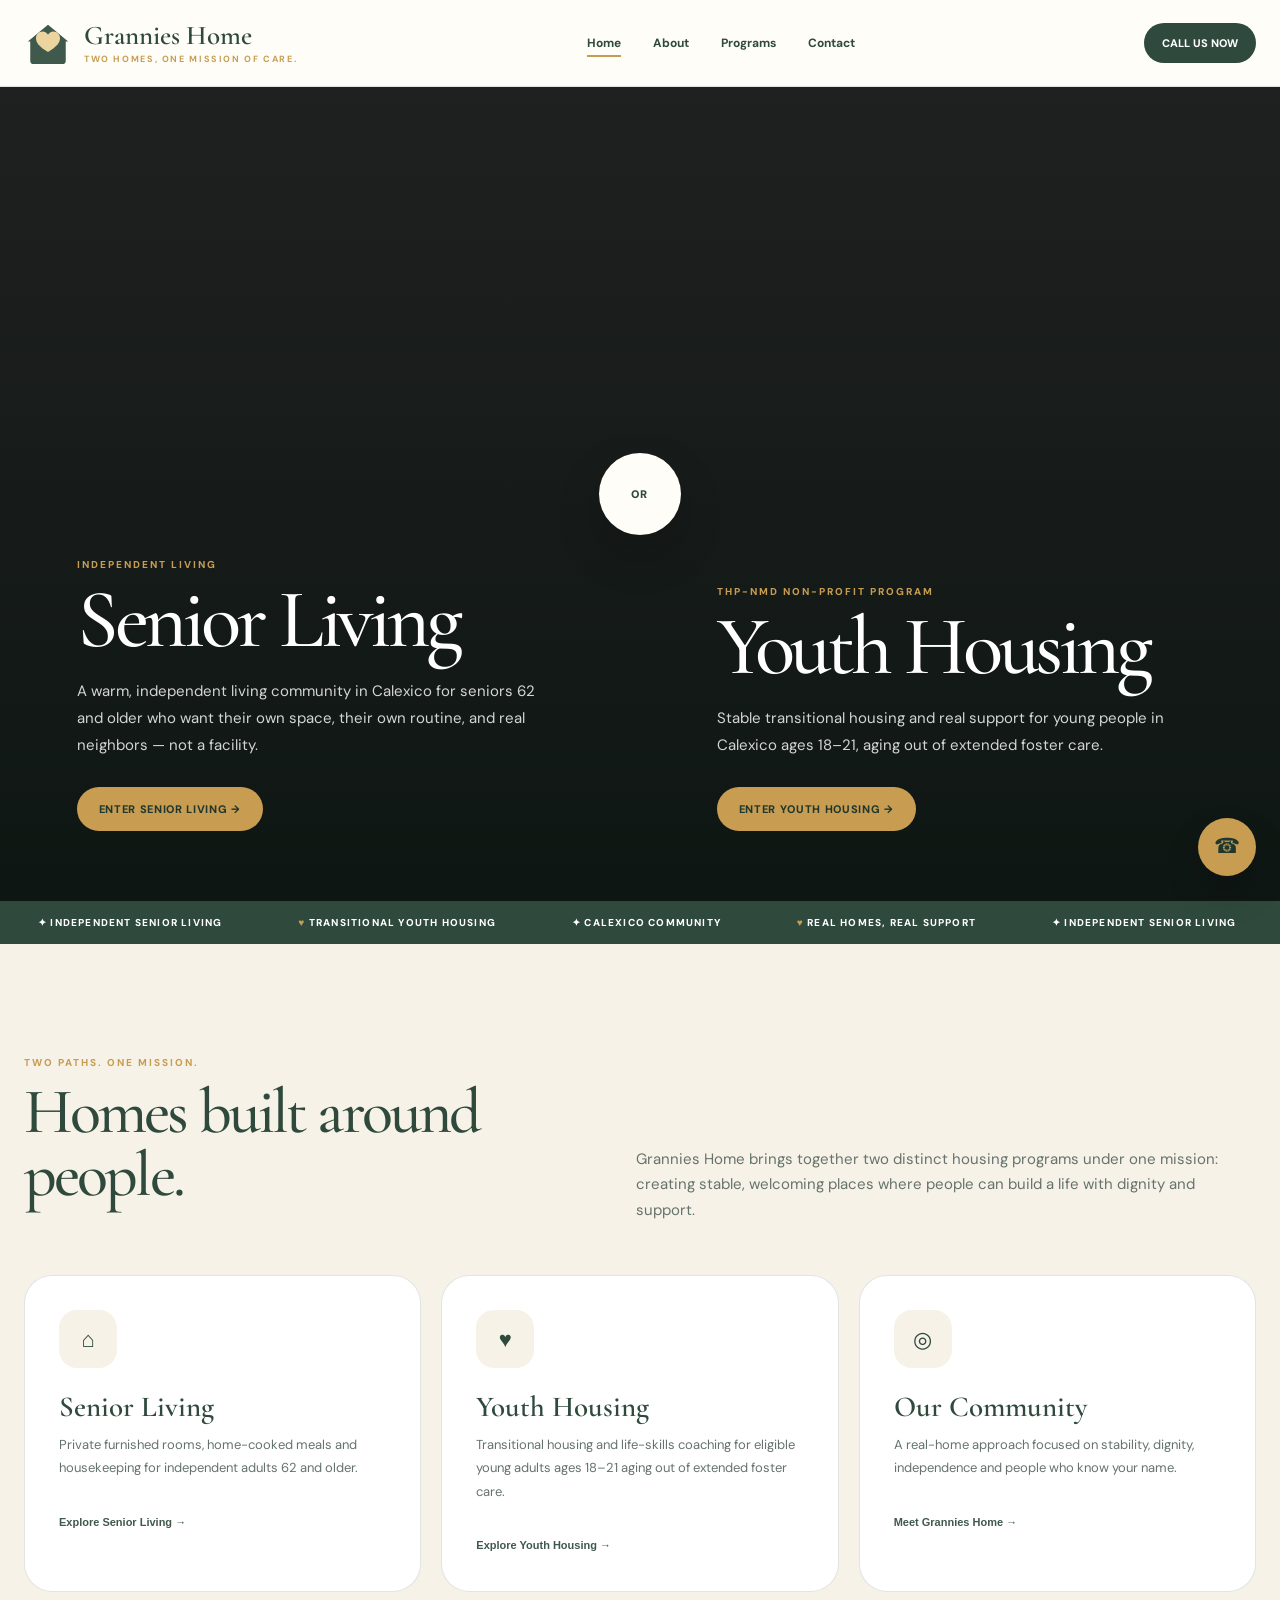
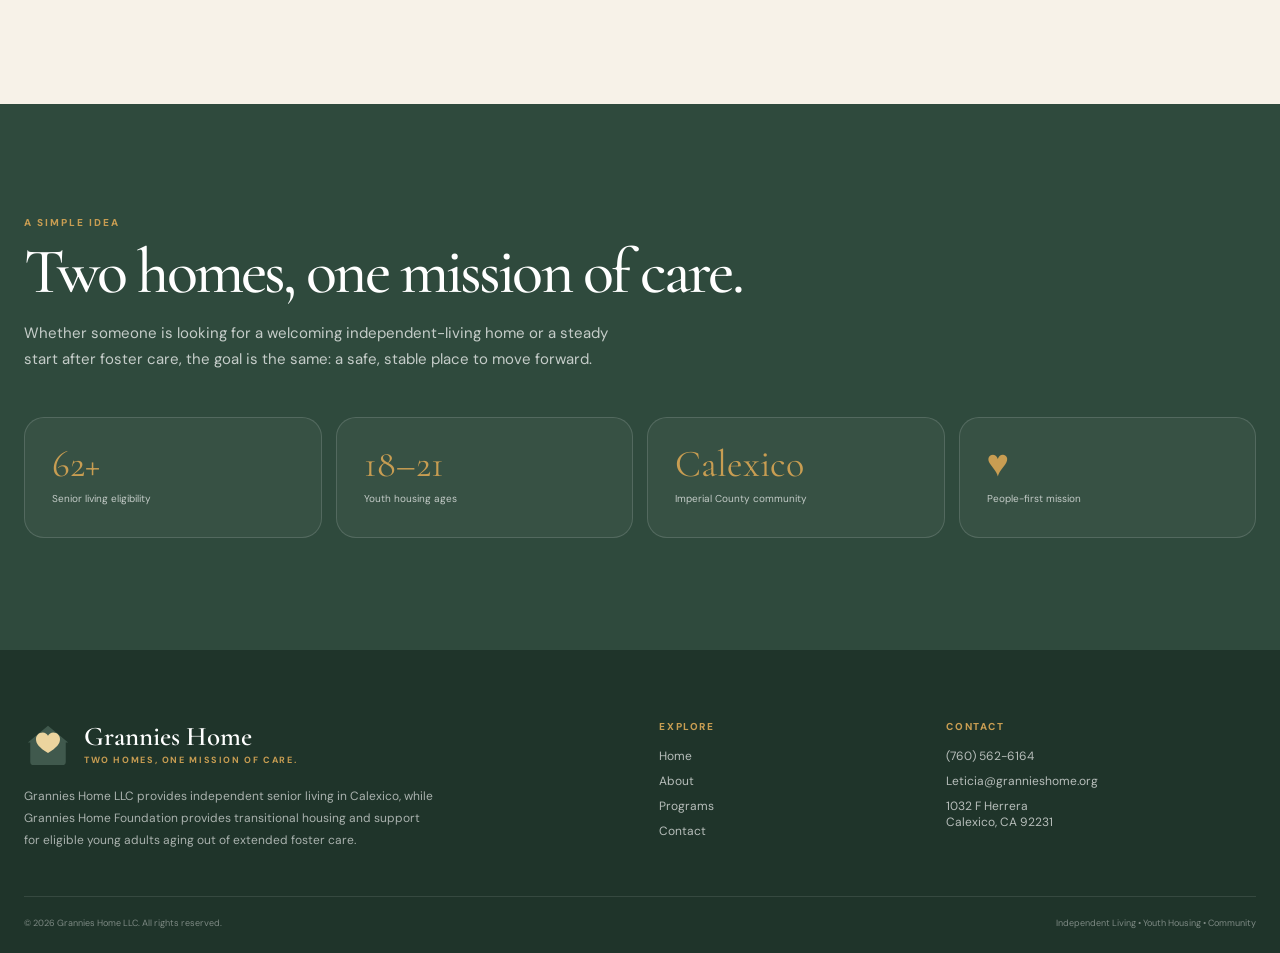
<file: index.html>
<!doctype html><html lang="en"><head><meta charset="utf-8"><meta name="viewport" content="width=device-width,initial-scale=1"><meta name="description" content="Grannies Home LLC — independent senior living and transitional youth housing in Calexico, California."><title>Grannies Home | Two Homes, One Mission of Care</title><link rel="stylesheet" href="style.css">    <link rel="icon" type="image/svg+xml" href="favicon.svg">
</head><body>
<header><div class="container nav"><a class="brand" href="index.html"><svg class="logo" viewBox="0 0 100 100" aria-hidden="true">
<path d="M13 45 50 14l37 31v42a7 7 0 0 1-7 7H20a7 7 0 0 1-7-7Z" fill="#40594d"/>
<path d="M8 47 50 12l42 35H8Z" fill="#40594d"/>
<path d="M50 69c-19-12-25-20-25-29 0-8 6-14 14-14 5 0 9 3 11 7 2-4 6-7 11-7 8 0 14 6 14 14 0 9-6 17-25 29Z" fill="#ecd49e"/>
</svg><div><strong>Grannies Home</strong><small>Two homes, one mission of care.</small></div></a><button class="menu" aria-label="Open menu">☰</button><nav class="navlinks"><a class="active" href="index.html">Home</a><a class="" href="about.html">About</a><a class="" href="programs.html">Programs</a><a class="" href="contact.html">Contact</a></nav><a class="call" href="tel:+17605626164">CALL US NOW</a></div></header>
<main>
<section class="hero-split">
  <div class="hero-panel senior"><div class="hero-content"><div class="eyebrow">Independent Living</div><h1>Senior Living</h1><p>A warm, independent living community in Calexico for seniors 62 and older who want their own space, their own routine, and real neighbors — not a facility.</p><a class="btn" href="seniors.html">Enter Senior Living →</a></div></div>
  <div class="hero-panel youth"><div class="hero-content"><div class="eyebrow">THP-NMD Non-Profit Program</div><h1>Youth Housing</h1><p>Stable transitional housing and real support for young people in Calexico ages 18–21, aging out of extended foster care.</p><a class="btn" href="foster-youth.html">Enter Youth Housing →</a></div></div>
  <div class="center-or">OR</div>
</section>
<div class="ticker"><div class="ticker-track"><div class="ticker-item">✦ Independent Senior Living</div><div class="ticker-item"><b>♥</b> Transitional Youth Housing</div><div class="ticker-item">✦ Calexico Community</div><div class="ticker-item"><b>♥</b> Real Homes, Real Support</div><div class="ticker-item">✦ Independent Senior Living</div><div class="ticker-item"><b>♥</b> Transitional Youth Housing</div></div></div>
<section class="section cream"><div class="container"><div class="sectionhead reveal"><div><div class="kicker">Two paths. One mission.</div><h2 class="title">Homes built around people.</h2></div><p class="intro">Grannies Home brings together two distinct housing programs under one mission: creating stable, welcoming places where people can build a life with dignity and support.</p></div>
<div class="cards"><div class="card reveal"><div class="icon">⌂</div><h3>Senior Living</h3><p>Private furnished rooms, home-cooked meals and housekeeping for independent adults 62 and older.</p><br><a href="seniors.html" style="font:700 11px Arial;color:#40594d">Explore Senior Living →</a></div>
<div class="card reveal"><div class="icon">♥</div><h3>Youth Housing</h3><p>Transitional housing and life-skills coaching for eligible young adults ages 18–21 aging out of extended foster care.</p><br><a href="foster-youth.html" style="font:700 11px Arial;color:#40594d">Explore Youth Housing →</a></div>
<div class="card reveal"><div class="icon">◎</div><h3>Our Community</h3><p>A real-home approach focused on stability, dignity, independence and people who know your name.</p><br><a href="about.html" style="font:700 11px Arial;color:#40594d">Meet Grannies Home →</a></div></div></div></section>
<section class="section green"><div class="container reveal"><div class="kicker">A simple idea</div><h2 class="title">Two homes, one mission of care.</h2><p class="intro">Whether someone is looking for a welcoming independent-living home or a steady start after foster care, the goal is the same: a safe, stable place to move forward.</p><div class="stats"><div class="stat"><strong>62+</strong><span>Senior living eligibility</span></div><div class="stat"><strong>18–21</strong><span>Youth housing ages</span></div><div class="stat"><strong>Calexico</strong><span>Imperial County community</span></div><div class="stat"><strong>♥</strong><span>People-first mission</span></div></div></div></section>
</main><footer><div class="container"><div class="footgrid"><div><a class="brand" href="index.html"><svg class="logo" viewBox="0 0 100 100" aria-hidden="true">
<path d="M13 45 50 14l37 31v42a7 7 0 0 1-7 7H20a7 7 0 0 1-7-7Z" fill="#40594d"/>
<path d="M8 47 50 12l42 35H8Z" fill="#40594d"/>
<path d="M50 69c-19-12-25-20-25-29 0-8 6-14 14-14 5 0 9 3 11 7 2-4 6-7 11-7 8 0 14 6 14 14 0 9-6 17-25 29Z" fill="#ecd49e"/>
</svg><div><strong style="color:white">Grannies Home</strong><small>Two homes, one mission of care.</small></div></a><p class="footcopy">Grannies Home LLC provides independent senior living in Calexico, while Grannies Home Foundation provides transitional housing and support for eligible young adults aging out of extended foster care.</p></div><div class="footcol"><h4>Explore</h4><a href="index.html">Home</a><a href="about.html">About</a><a href="programs.html">Programs</a><a href="contact.html">Contact</a></div><div class="footcol"><h4>Contact</h4><a href="tel:+17605626164">(760) 562-6164</a><a href="mailto:Leticia@grannieshome.org">Leticia@grannieshome.org</a><p>1032 F Herrera<br>Calexico, CA 92231</p></div></div><div class="copyright"><span>© 2026 Grannies Home LLC. All rights reserved.</span><span>Independent Living • Youth Housing • Community</span></div></div></footer>
<a class="float pulse" href="tel:+17605626164" aria-label="Call Grannies Home">☎<span>Call (760) 562-6164</span></a><script src="script.js"></script></body></html>
</file>
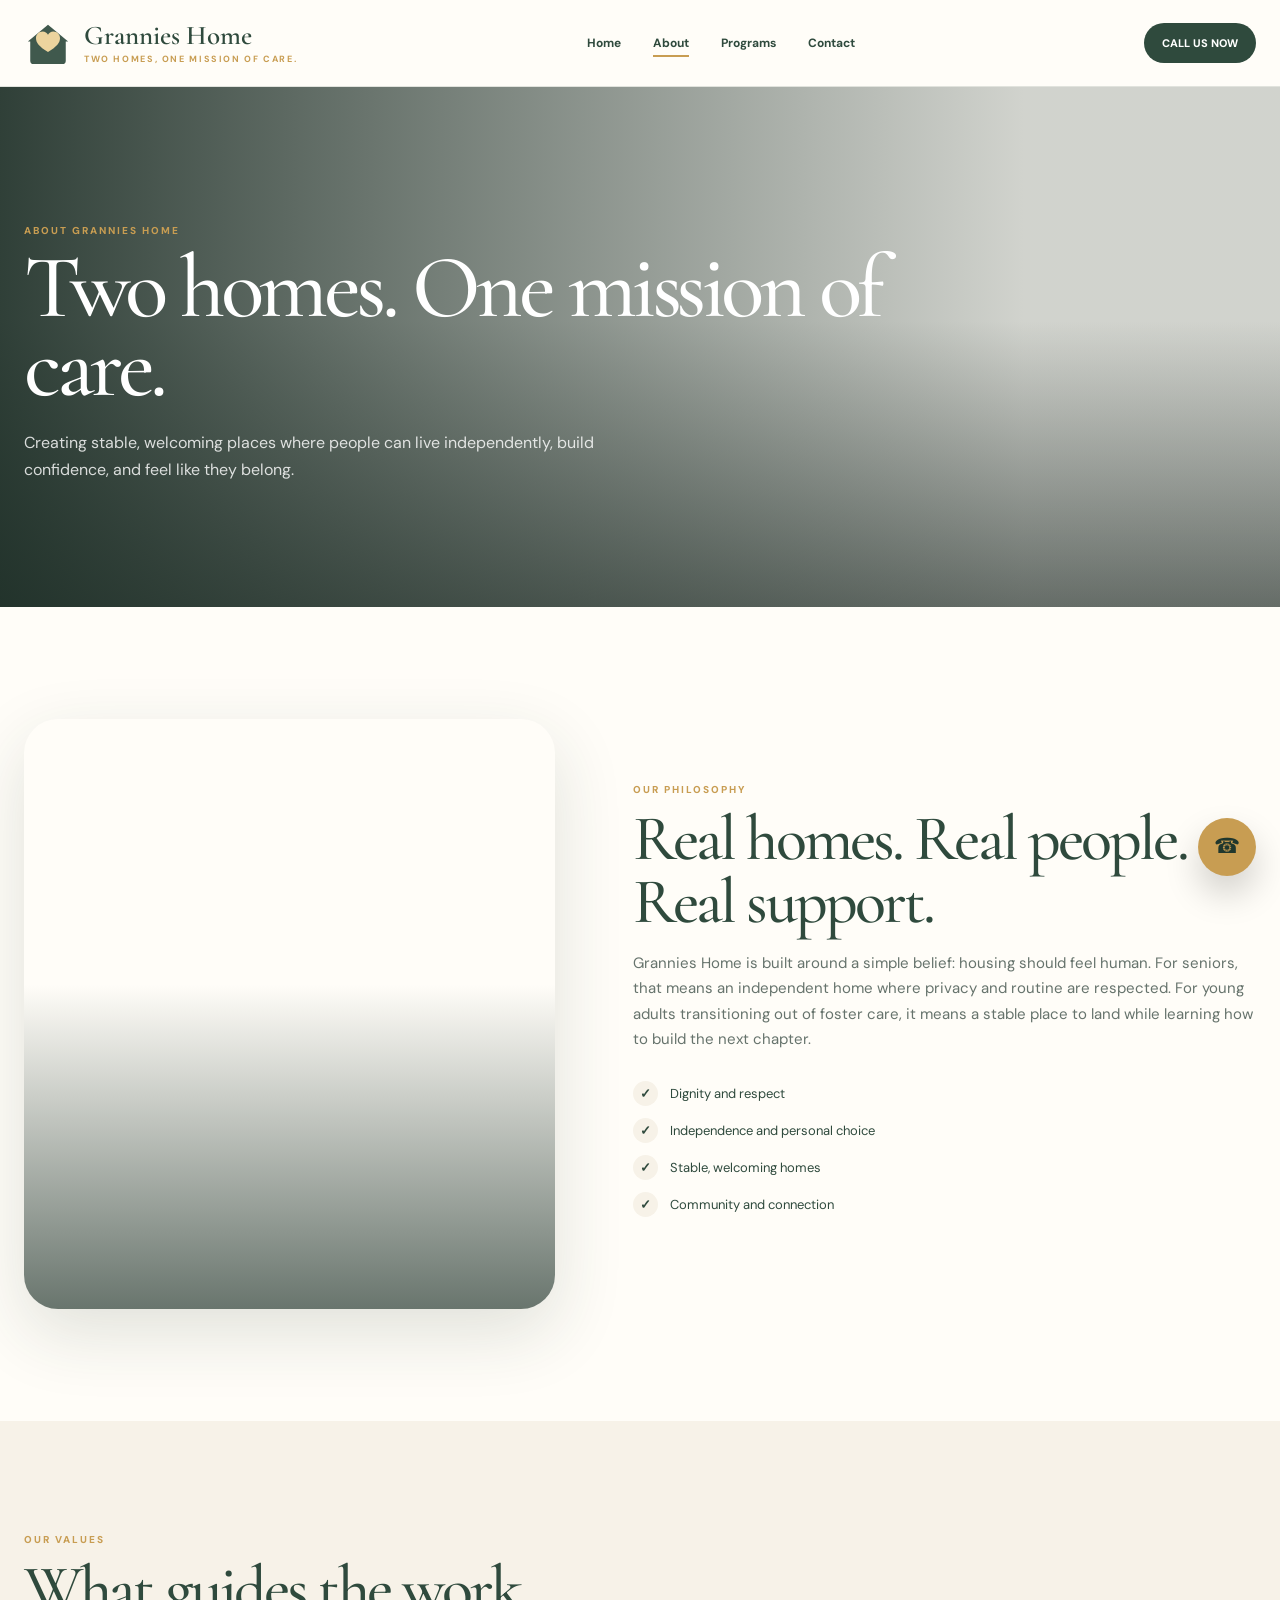
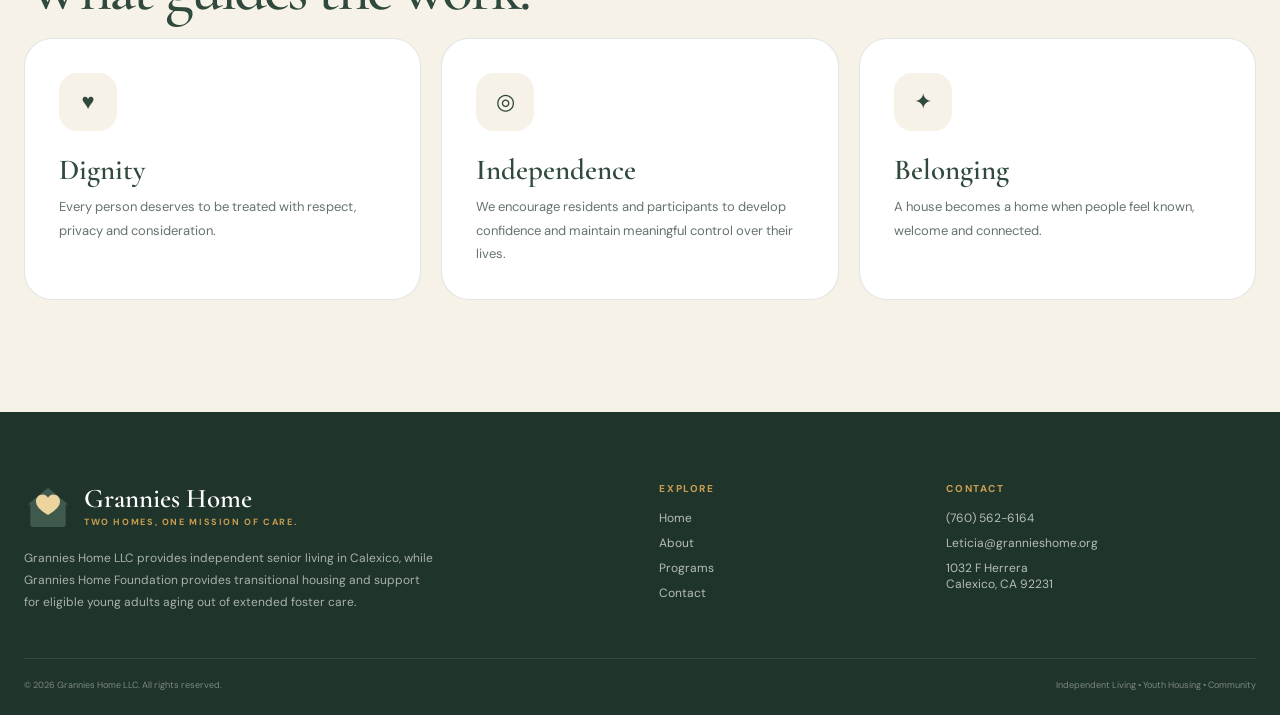
<file: about.html>
<!doctype html><html lang="en"><head><meta charset="utf-8"><meta name="viewport" content="width=device-width,initial-scale=1"><meta name="description" content="Grannies Home LLC — independent senior living and transitional youth housing in Calexico, California."><title>About | Grannies Home</title><link rel="stylesheet" href="style.css">    <link rel="icon" type="image/svg+xml" href="favicon.svg">
</head><body>
<header><div class="container nav"><a class="brand" href="index.html"><svg class="logo" viewBox="0 0 100 100" aria-hidden="true">
<path d="M13 45 50 14l37 31v42a7 7 0 0 1-7 7H20a7 7 0 0 1-7-7Z" fill="#40594d"/>
<path d="M8 47 50 12l42 35H8Z" fill="#40594d"/>
<path d="M50 69c-19-12-25-20-25-29 0-8 6-14 14-14 5 0 9 3 11 7 2-4 6-7 11-7 8 0 14 6 14 14 0 9-6 17-25 29Z" fill="#ecd49e"/>
</svg><div><strong>Grannies Home</strong><small>Two homes, one mission of care.</small></div></a><button class="menu" aria-label="Open menu">☰</button><nav class="navlinks"><a class="" href="index.html">Home</a><a class="active" href="about.html">About</a><a class="" href="programs.html">Programs</a><a class="" href="contact.html">Contact</a></nav><a class="call" href="tel:+17605626164">CALL US NOW</a></div></header>
<main><section class="banner" style="background-image:url('https://images.unsplash.com/photo-1469571486292-0ba58a3f068b?auto=format&fit=crop&w=2000&q=85')"><div class="container"><div class="kicker">About Grannies Home</div><h1>Two homes. One mission of care.</h1><p>Creating stable, welcoming places where people can live independently, build confidence, and feel like they belong.</p></div></section>
<section class="section"><div class="container about-grid"><div class="image-card" style="background-image:url('https://images.unsplash.com/photo-1543248939-ff40856f65d4?auto=format&fit=crop&w=1300&q=85')"></div><div><div class="kicker">Our Philosophy</div><h2 class="title">Real homes. Real people. Real support.</h2><p class="intro">Grannies Home is built around a simple belief: housing should feel human. For seniors, that means an independent home where privacy and routine are respected. For young adults transitioning out of foster care, it means a stable place to land while learning how to build the next chapter.</p><div class="checks"><div class="check"><i>✓</i>Dignity and respect</div><div class="check"><i>✓</i>Independence and personal choice</div><div class="check"><i>✓</i>Stable, welcoming homes</div><div class="check"><i>✓</i>Community and connection</div></div></div></div></section>
<section class="section cream"><div class="container"><div class="kicker">Our Values</div><h2 class="title">What guides the work.</h2><div class="cards"><div class="card reveal"><div class="icon">♥</div><h3>Dignity</h3><p>Every person deserves to be treated with respect, privacy and consideration.</p></div><div class="card reveal"><div class="icon">◎</div><h3>Independence</h3><p>We encourage residents and participants to develop confidence and maintain meaningful control over their lives.</p></div><div class="card reveal"><div class="icon">✦</div><h3>Belonging</h3><p>A house becomes a home when people feel known, welcome and connected.</p></div></div></div></section></main><footer><div class="container"><div class="footgrid"><div><a class="brand" href="index.html"><svg class="logo" viewBox="0 0 100 100" aria-hidden="true">
<path d="M13 45 50 14l37 31v42a7 7 0 0 1-7 7H20a7 7 0 0 1-7-7Z" fill="#40594d"/>
<path d="M8 47 50 12l42 35H8Z" fill="#40594d"/>
<path d="M50 69c-19-12-25-20-25-29 0-8 6-14 14-14 5 0 9 3 11 7 2-4 6-7 11-7 8 0 14 6 14 14 0 9-6 17-25 29Z" fill="#ecd49e"/>
</svg><div><strong style="color:white">Grannies Home</strong><small>Two homes, one mission of care.</small></div></a><p class="footcopy">Grannies Home LLC provides independent senior living in Calexico, while Grannies Home Foundation provides transitional housing and support for eligible young adults aging out of extended foster care.</p></div><div class="footcol"><h4>Explore</h4><a href="index.html">Home</a><a href="about.html">About</a><a href="programs.html">Programs</a><a href="contact.html">Contact</a></div><div class="footcol"><h4>Contact</h4><a href="tel:+17605626164">(760) 562-6164</a><a href="mailto:Leticia@grannieshome.org">Leticia@grannieshome.org</a><p>1032 F Herrera<br>Calexico, CA 92231</p></div></div><div class="copyright"><span>© 2026 Grannies Home LLC. All rights reserved.</span><span>Independent Living • Youth Housing • Community</span></div></div></footer>
<a class="float pulse" href="tel:+17605626164" aria-label="Call Grannies Home">☎<span>Call (760) 562-6164</span></a><script src="script.js"></script></body></html>
</file>
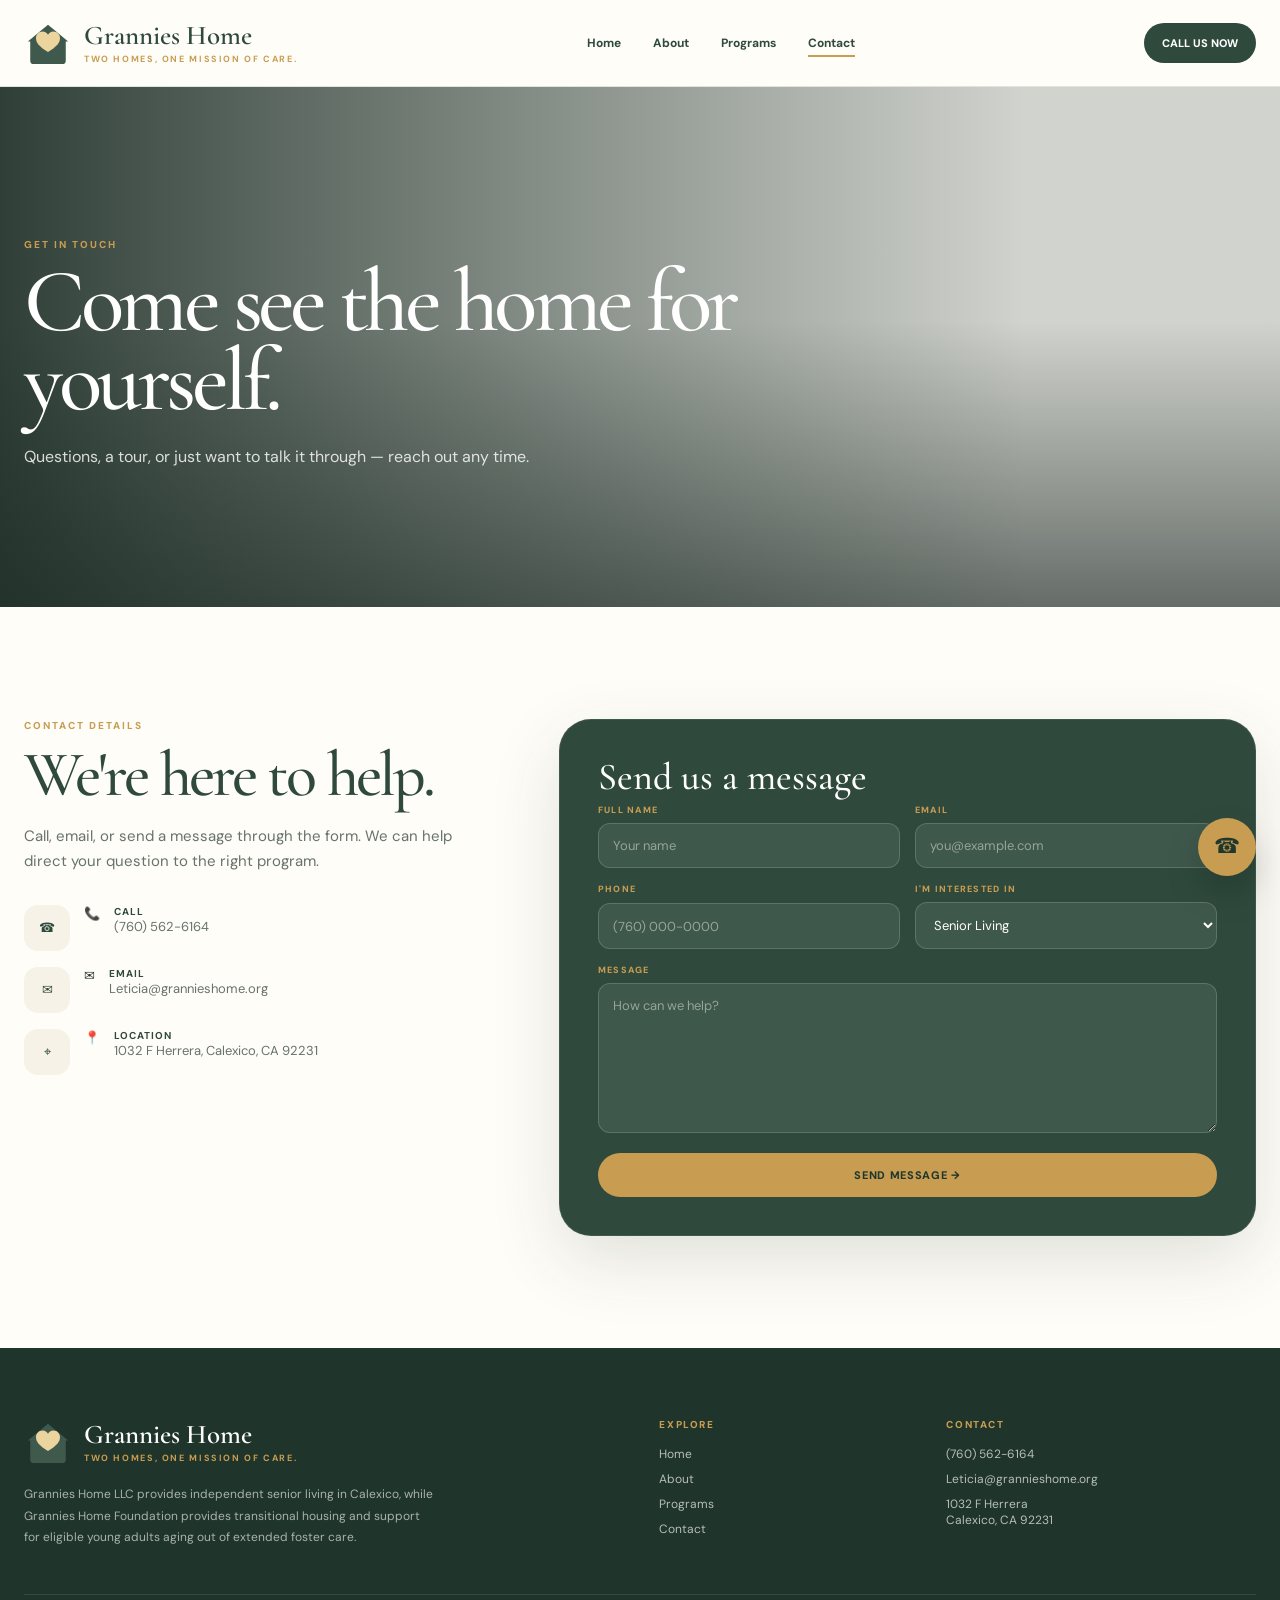
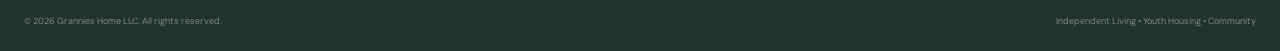
<file: contact.html>
<!doctype html><html lang="en"><head><meta charset="utf-8"><meta name="viewport" content="width=device-width,initial-scale=1"><meta name="description" content="Grannies Home LLC — independent senior living and transitional youth housing in Calexico, California."><title>Contact | Grannies Home</title><link rel="stylesheet" href="style.css">    <link rel="icon" type="image/svg+xml" href="favicon.svg">
</head><body>
<header><div class="container nav"><a class="brand" href="index.html"><svg class="logo" viewBox="0 0 100 100" aria-hidden="true">
<path d="M13 45 50 14l37 31v42a7 7 0 0 1-7 7H20a7 7 0 0 1-7-7Z" fill="#40594d"/>
<path d="M8 47 50 12l42 35H8Z" fill="#40594d"/>
<path d="M50 69c-19-12-25-20-25-29 0-8 6-14 14-14 5 0 9 3 11 7 2-4 6-7 11-7 8 0 14 6 14 14 0 9-6 17-25 29Z" fill="#ecd49e"/>
</svg><div><strong>Grannies Home</strong><small>Two homes, one mission of care.</small></div></a><button class="menu" aria-label="Open menu">☰</button><nav class="navlinks"><a class="" href="index.html">Home</a><a class="" href="about.html">About</a><a class="" href="programs.html">Programs</a><a class="active" href="contact.html">Contact</a></nav><a class="call" href="tel:+17605626164">CALL US NOW</a></div></header>
<main><section class="banner" style="background-image:url('https://images.unsplash.com/photo-1516321318423-f06f85e504b3?auto=format&fit=crop&w=2000&q=85')"><div class="container"><div class="kicker">Get In Touch</div><h1>Come see the home for yourself.</h1><p>Questions, a tour, or just want to talk it through — reach out any time.</p></div></section>
<section class="section"><div class="container contact-grid"><div><div class="kicker">Contact Details</div><h2 class="title">We're here to help.</h2><p class="intro">Call, email, or send a message through the form. We can help direct your question to the right program.</p><div class="contact-info"><div>📞<span><b>Call</b><a href="tel:+17605626164">(760) 562-6164</a></span></div><div>✉<span><b>Email</b><a href="mailto:Leticia@grannieshome.org">Leticia@grannieshome.org</a></span></div><div>📍<span><b>Location</b>1032 F Herrera, Calexico, CA 92231</span></div></div></div>
<form class="form" action="https://formsubmit.co/Leticia@grannieshome.org" method="POST">
<input type="hidden" name="_subject" value="New Grannies Home Website Inquiry"><input type="hidden" name="_captcha" value="true"><input type="hidden" name="_template" value="table"><input type="hidden" name="_next" value="https://grannieshome.org/contact.html?sent=1"><input type="text" name="_honey" style="position:absolute;left:-9999px;opacity:0;height:0;width:0" tabindex="-1" autocomplete="off"><div class="formgrid"><div class="field"><label>Full Name</label><input name="name" required placeholder="Your name"></div><div class="field"><label>Email</label><input name="email" type="email" required placeholder="you@example.com"></div><div class="field"><label>Phone</label><input name="phone" placeholder="(760) 000-0000"></div><div class="field"><label>I'm interested in</label><select><option>Senior Living</option><option>Youth Housing</option><option>General Information</option><option>Tour / Visit</option></select></div><div class="field full"><label>Message</label><textarea name="message" required placeholder="How can we help?"></textarea></div></div><button class="btn submit" type="submit">Send Message →</button><div data-form-status> </div></form></div></section></main><footer><div class="container"><div class="footgrid"><div><a class="brand" href="index.html"><svg class="logo" viewBox="0 0 100 100" aria-hidden="true">
<path d="M13 45 50 14l37 31v42a7 7 0 0 1-7 7H20a7 7 0 0 1-7-7Z" fill="#40594d"/>
<path d="M8 47 50 12l42 35H8Z" fill="#40594d"/>
<path d="M50 69c-19-12-25-20-25-29 0-8 6-14 14-14 5 0 9 3 11 7 2-4 6-7 11-7 8 0 14 6 14 14 0 9-6 17-25 29Z" fill="#ecd49e"/>
</svg><div><strong style="color:white">Grannies Home</strong><small>Two homes, one mission of care.</small></div></a><p class="footcopy">Grannies Home LLC provides independent senior living in Calexico, while Grannies Home Foundation provides transitional housing and support for eligible young adults aging out of extended foster care.</p></div><div class="footcol"><h4>Explore</h4><a href="index.html">Home</a><a href="about.html">About</a><a href="programs.html">Programs</a><a href="contact.html">Contact</a></div><div class="footcol"><h4>Contact</h4><a href="tel:+17605626164">(760) 562-6164</a><a href="mailto:Leticia@grannieshome.org">Leticia@grannieshome.org</a><p>1032 F Herrera<br>Calexico, CA 92231</p></div></div><div class="copyright"><span>© 2026 Grannies Home LLC. All rights reserved.</span><span>Independent Living • Youth Housing • Community</span></div></div></footer>
<a class="float pulse" href="tel:+17605626164" aria-label="Call Grannies Home">☎<span>Call (760) 562-6164</span></a><script src="script.js"></script></body></html>
</file>
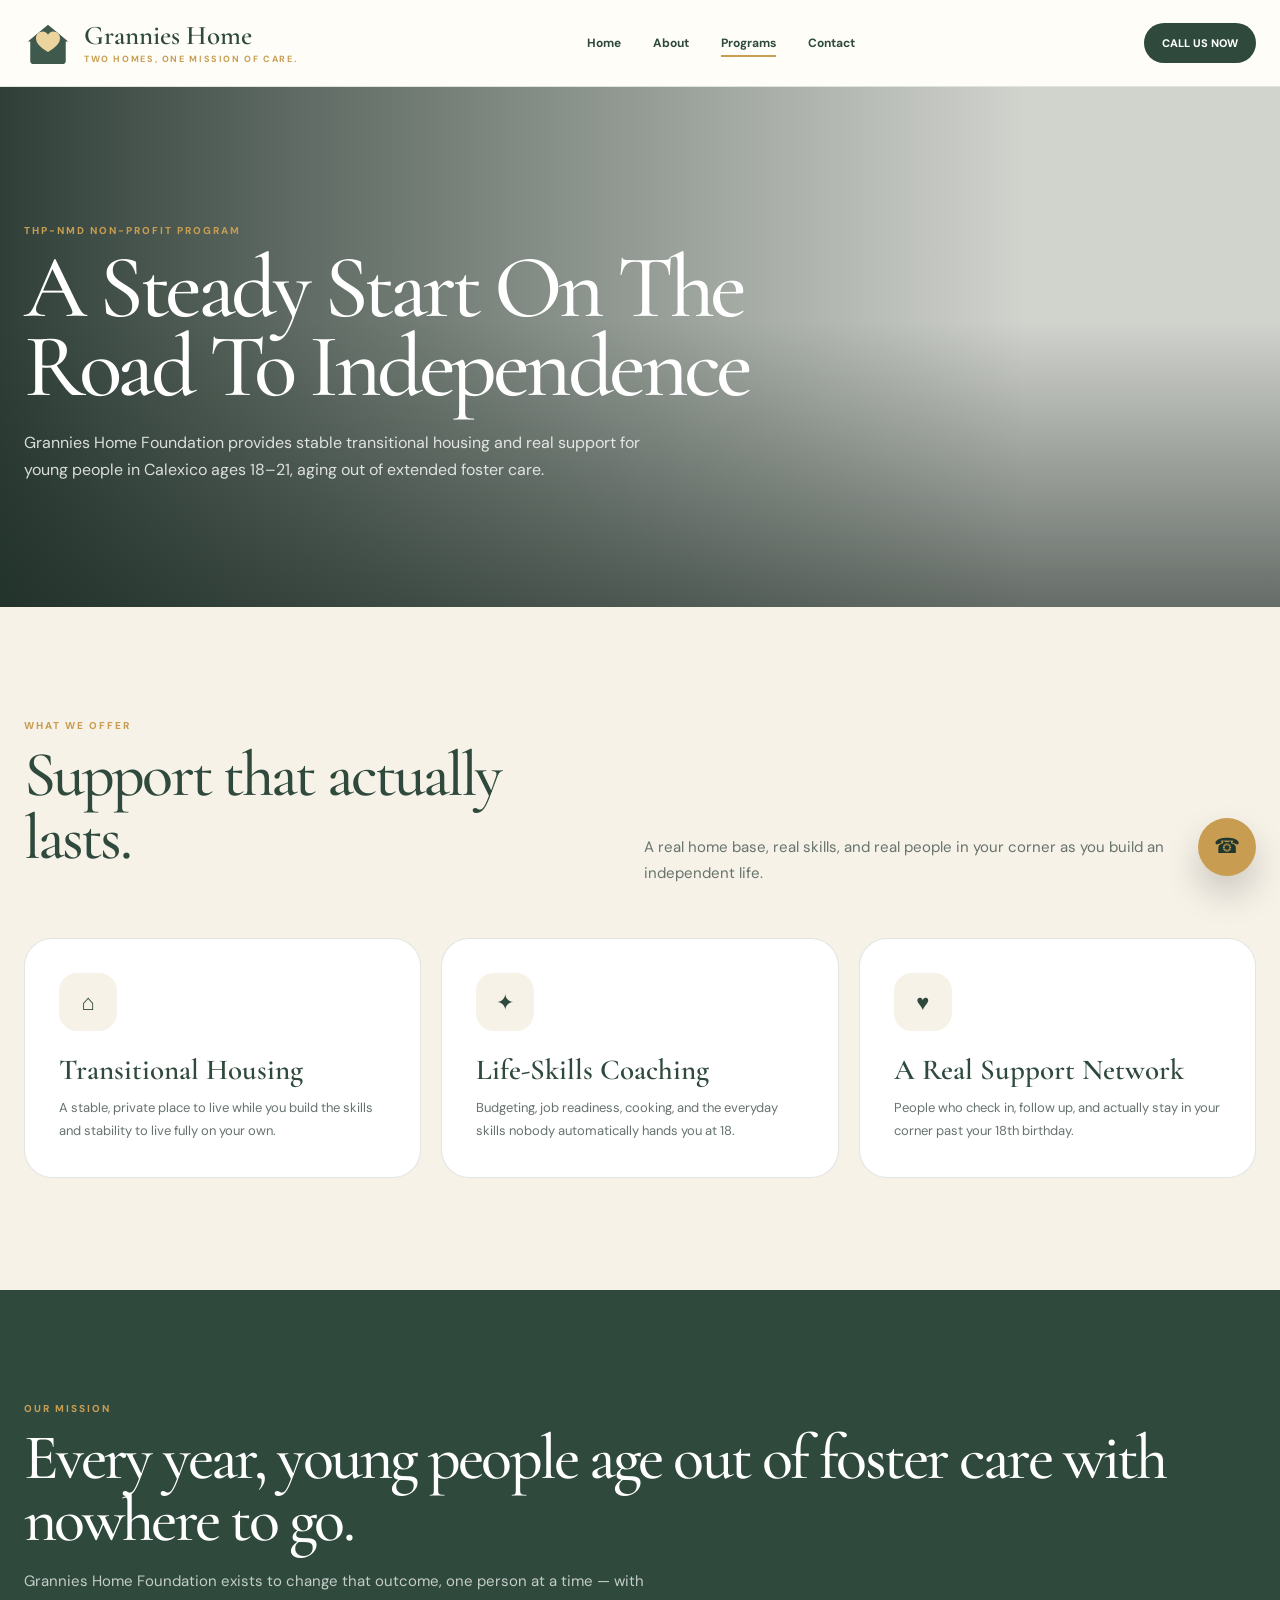
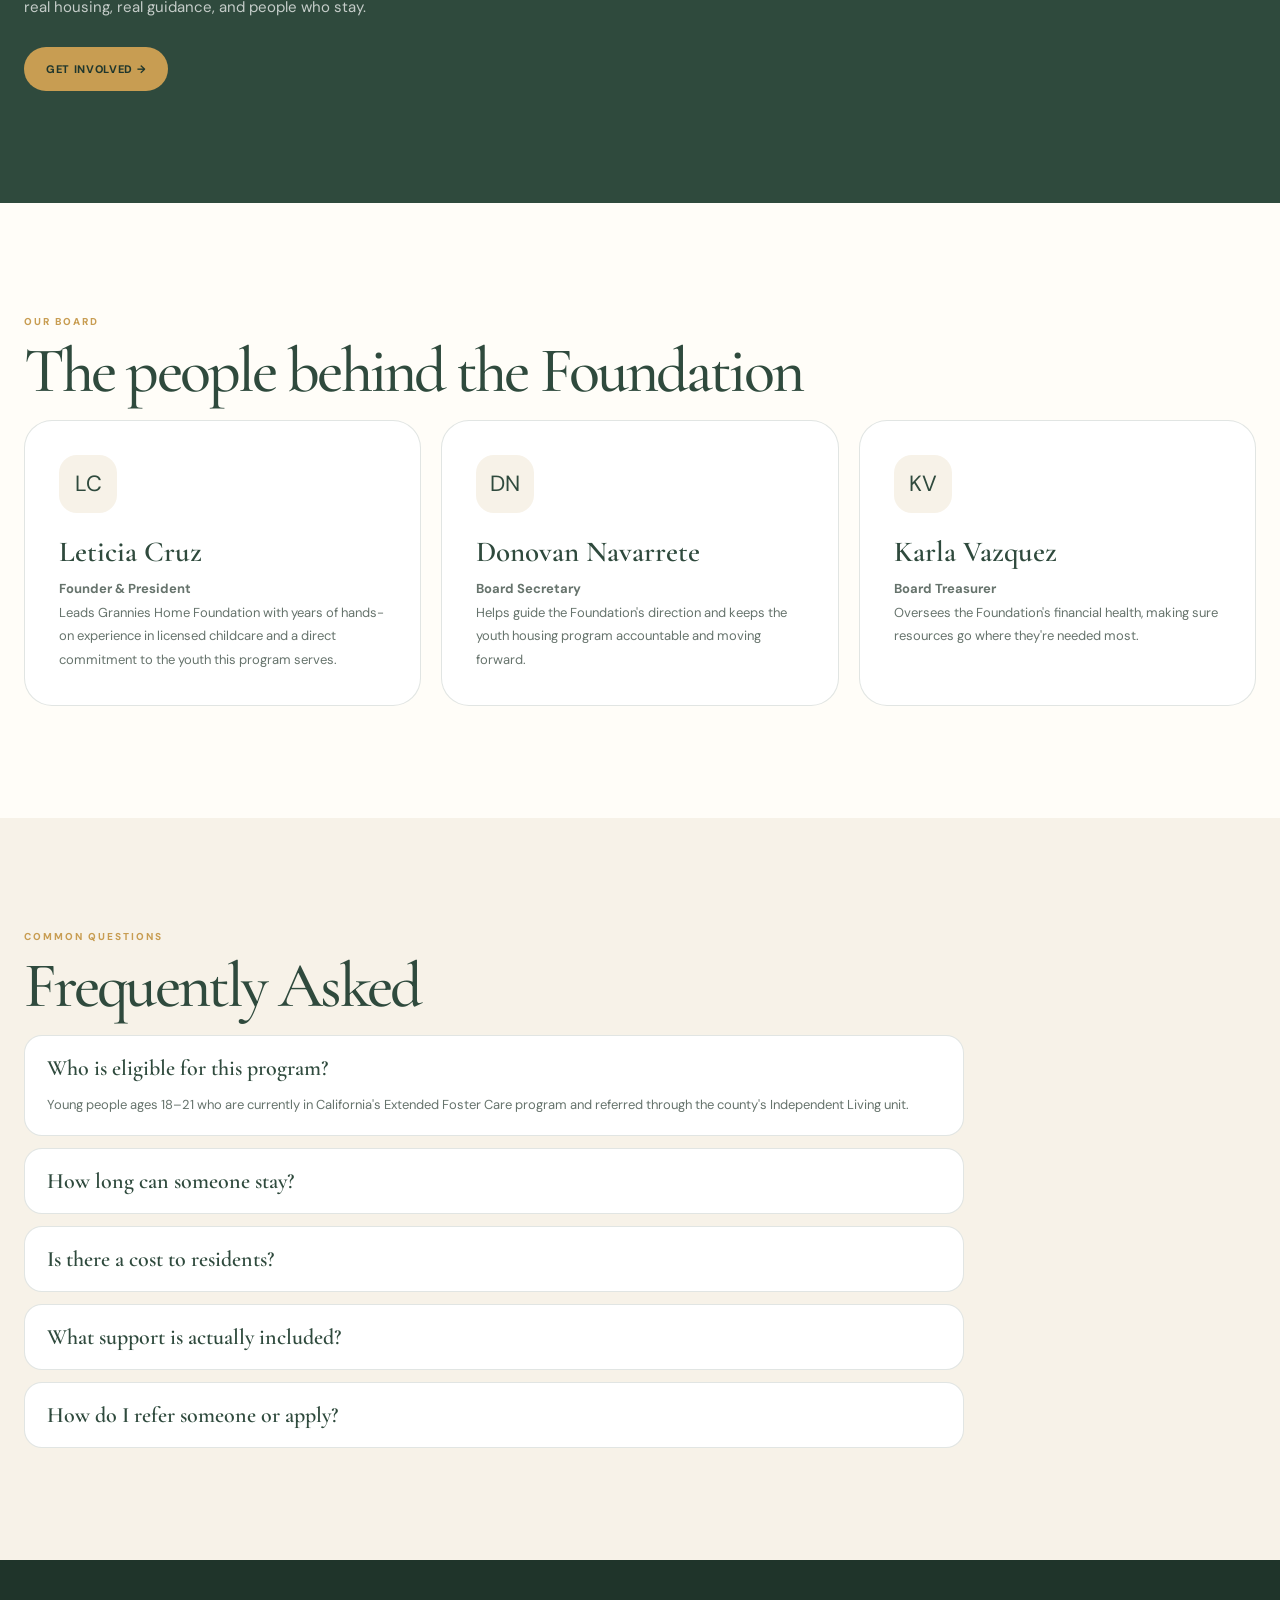
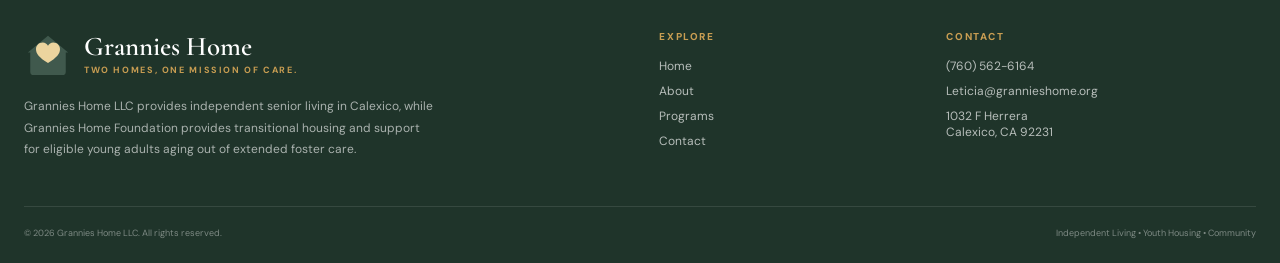
<file: foster-youth.html>
<!doctype html><html lang="en"><head><meta charset="utf-8"><meta name="viewport" content="width=device-width,initial-scale=1"><meta name="description" content="Grannies Home LLC — independent senior living and transitional youth housing in Calexico, California."><title>Youth Housing | Grannies Home Foundation</title><link rel="stylesheet" href="style.css">    <link rel="icon" type="image/svg+xml" href="favicon.svg">
</head><body>
<header><div class="container nav"><a class="brand" href="index.html"><svg class="logo" viewBox="0 0 100 100" aria-hidden="true">
<path d="M13 45 50 14l37 31v42a7 7 0 0 1-7 7H20a7 7 0 0 1-7-7Z" fill="#40594d"/>
<path d="M8 47 50 12l42 35H8Z" fill="#40594d"/>
<path d="M50 69c-19-12-25-20-25-29 0-8 6-14 14-14 5 0 9 3 11 7 2-4 6-7 11-7 8 0 14 6 14 14 0 9-6 17-25 29Z" fill="#ecd49e"/>
</svg><div><strong>Grannies Home</strong><small>Two homes, one mission of care.</small></div></a><button class="menu" aria-label="Open menu">☰</button><nav class="navlinks"><a class="" href="index.html">Home</a><a class="" href="about.html">About</a><a class="active" href="programs.html">Programs</a><a class="" href="contact.html">Contact</a></nav><a class="call" href="tel:+17605626164">CALL US NOW</a></div></header>
<main>
<section class="banner" style="background-image:url('https://images.unsplash.com/photo-1529156069898-49953e39b3ac?auto=format&fit=crop&w=2000&q=85')"><div class="container"><div class="kicker">THP-NMD Non-Profit Program</div><h1>A Steady Start On The Road To Independence</h1><p>Grannies Home Foundation provides stable transitional housing and real support for young people in Calexico ages 18–21, aging out of extended foster care.</p></div></section>
<section class="section cream"><div class="container"><div class="sectionhead"><div><div class="kicker">What We Offer</div><h2 class="title">Support that actually lasts.</h2></div><p class="intro">A real home base, real skills, and real people in your corner as you build an independent life.</p></div><div class="cards"><div class="card reveal"><div class="icon">⌂</div><h3>Transitional Housing</h3><p>A stable, private place to live while you build the skills and stability to live fully on your own.</p></div><div class="card reveal"><div class="icon">✦</div><h3>Life-Skills Coaching</h3><p>Budgeting, job readiness, cooking, and the everyday skills nobody automatically hands you at 18.</p></div><div class="card reveal"><div class="icon">♥</div><h3>A Real Support Network</h3><p>People who check in, follow up, and actually stay in your corner past your 18th birthday.</p></div></div></div></section>
<section class="section green"><div class="container"><div class="kicker">Our Mission</div><h2 class="title">Every year, young people age out of foster care with nowhere to go.</h2><p class="intro">Grannies Home Foundation exists to change that outcome, one person at a time — with real housing, real guidance, and people who stay.</p><br><a class="btn" href="contact.html">Get Involved →</a></div></section>
<section class="section"><div class="container"><div class="kicker">Our Board</div><h2 class="title">The people behind the Foundation</h2><div class="cards"><div class="card reveal"><div class="icon">LC</div><h3>Leticia Cruz</h3><p><b>Founder & President</b><br>Leads Grannies Home Foundation with years of hands-on experience in licensed childcare and a direct commitment to the youth this program serves.</p></div><div class="card reveal"><div class="icon">DN</div><h3>Donovan Navarrete</h3><p><b>Board Secretary</b><br>Helps guide the Foundation's direction and keeps the youth housing program accountable and moving forward.</p></div><div class="card reveal"><div class="icon">KV</div><h3>Karla Vazquez</h3><p><b>Board Treasurer</b><br>Oversees the Foundation's financial health, making sure resources go where they're needed most.</p></div></div></div></section>
<section class="section cream"><div class="container"><div class="kicker">Common Questions</div><h2 class="title">Frequently Asked</h2><div class="faq"><details open><summary>Who is eligible for this program?</summary><p>Young people ages 18–21 who are currently in California's Extended Foster Care program and referred through the county's Independent Living unit.</p></details><details><summary>How long can someone stay?</summary><p>Housing is designed to support residents through their time in Extended Foster Care, with the goal of building real independence before transitioning out.</p></details><details><summary>Is there a cost to residents?</summary><p>The program is designed to operate through county rate funding for THP-NMD placements, not out-of-pocket cost to the young person.</p></details><details><summary>What support is actually included?</summary><p>Stable housing plus life-skills coaching covering budgeting, job readiness, and daily independent-living skills, along with ongoing check-ins.</p></details><details><summary>How do I refer someone or apply?</summary><p>Referrals typically go through Imperial County Child Welfare Services. Reach out using the contact page and we'll walk you through the next steps.</p></details></div></div></section>
</main><footer><div class="container"><div class="footgrid"><div><a class="brand" href="index.html"><svg class="logo" viewBox="0 0 100 100" aria-hidden="true">
<path d="M13 45 50 14l37 31v42a7 7 0 0 1-7 7H20a7 7 0 0 1-7-7Z" fill="#40594d"/>
<path d="M8 47 50 12l42 35H8Z" fill="#40594d"/>
<path d="M50 69c-19-12-25-20-25-29 0-8 6-14 14-14 5 0 9 3 11 7 2-4 6-7 11-7 8 0 14 6 14 14 0 9-6 17-25 29Z" fill="#ecd49e"/>
</svg><div><strong style="color:white">Grannies Home</strong><small>Two homes, one mission of care.</small></div></a><p class="footcopy">Grannies Home LLC provides independent senior living in Calexico, while Grannies Home Foundation provides transitional housing and support for eligible young adults aging out of extended foster care.</p></div><div class="footcol"><h4>Explore</h4><a href="index.html">Home</a><a href="about.html">About</a><a href="programs.html">Programs</a><a href="contact.html">Contact</a></div><div class="footcol"><h4>Contact</h4><a href="tel:+17605626164">(760) 562-6164</a><a href="mailto:Leticia@grannieshome.org">Leticia@grannieshome.org</a><p>1032 F Herrera<br>Calexico, CA 92231</p></div></div><div class="copyright"><span>© 2026 Grannies Home LLC. All rights reserved.</span><span>Independent Living • Youth Housing • Community</span></div></div></footer>
<a class="float pulse" href="tel:+17605626164" aria-label="Call Grannies Home">☎<span>Call (760) 562-6164</span></a><script src="script.js"></script></body></html>
</file>
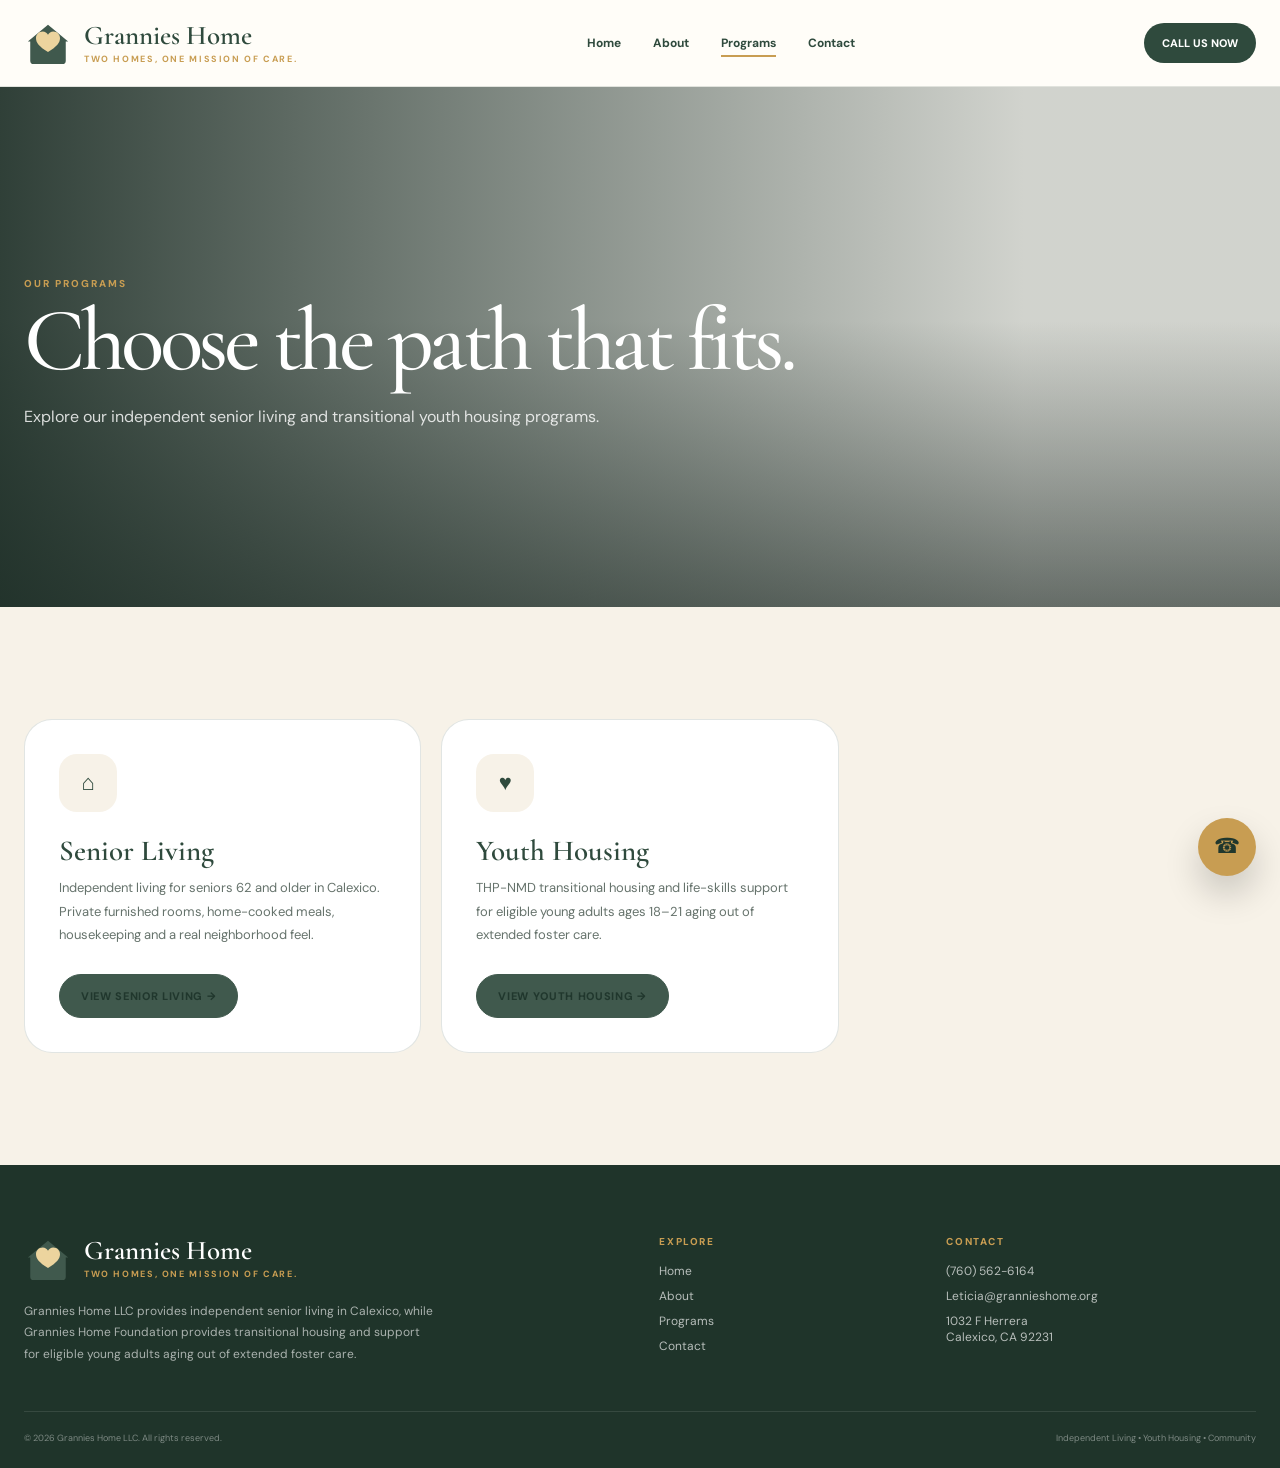
<file: programs.html>
<!doctype html><html lang="en"><head><meta charset="utf-8"><meta name="viewport" content="width=device-width,initial-scale=1"><meta name="description" content="Grannies Home LLC — independent senior living and transitional youth housing in Calexico, California."><title>Programs | Grannies Home</title><link rel="stylesheet" href="style.css">    <link rel="icon" type="image/svg+xml" href="favicon.svg">
</head><body>
<header><div class="container nav"><a class="brand" href="index.html"><svg class="logo" viewBox="0 0 100 100" aria-hidden="true">
<path d="M13 45 50 14l37 31v42a7 7 0 0 1-7 7H20a7 7 0 0 1-7-7Z" fill="#40594d"/>
<path d="M8 47 50 12l42 35H8Z" fill="#40594d"/>
<path d="M50 69c-19-12-25-20-25-29 0-8 6-14 14-14 5 0 9 3 11 7 2-4 6-7 11-7 8 0 14 6 14 14 0 9-6 17-25 29Z" fill="#ecd49e"/>
</svg><div><strong>Grannies Home</strong><small>Two homes, one mission of care.</small></div></a><button class="menu" aria-label="Open menu">☰</button><nav class="navlinks"><a class="" href="index.html">Home</a><a class="" href="about.html">About</a><a class="active" href="programs.html">Programs</a><a class="" href="contact.html">Contact</a></nav><a class="call" href="tel:+17605626164">CALL US NOW</a></div></header>
<main><section class="banner" style="background-image:url('https://images.unsplash.com/photo-1499209974431-9dddcece7f88?auto=format&fit=crop&w=2000&q=85')"><div class="container"><div class="kicker">Our Programs</div><h1>Choose the path that fits.</h1><p>Explore our independent senior living and transitional youth housing programs.</p></div></section>
<section class="section cream"><div class="container"><div class="cards"><div class="card reveal"><div class="icon">⌂</div><h3>Senior Living</h3><p>Independent living for seniors 62 and older in Calexico. Private furnished rooms, home-cooked meals, housekeeping and a real neighborhood feel.</p><br><a class="btn" style="background:#40594d;border-color:#40594d" href="seniors.html">View Senior Living →</a></div><div class="card reveal"><div class="icon">♥</div><h3>Youth Housing</h3><p>THP-NMD transitional housing and life-skills support for eligible young adults ages 18–21 aging out of extended foster care.</p><br><a class="btn" style="background:#40594d;border-color:#40594d" href="foster-youth.html">View Youth Housing →</a></div></div></div></section></main><footer><div class="container"><div class="footgrid"><div><a class="brand" href="index.html"><svg class="logo" viewBox="0 0 100 100" aria-hidden="true">
<path d="M13 45 50 14l37 31v42a7 7 0 0 1-7 7H20a7 7 0 0 1-7-7Z" fill="#40594d"/>
<path d="M8 47 50 12l42 35H8Z" fill="#40594d"/>
<path d="M50 69c-19-12-25-20-25-29 0-8 6-14 14-14 5 0 9 3 11 7 2-4 6-7 11-7 8 0 14 6 14 14 0 9-6 17-25 29Z" fill="#ecd49e"/>
</svg><div><strong style="color:white">Grannies Home</strong><small>Two homes, one mission of care.</small></div></a><p class="footcopy">Grannies Home LLC provides independent senior living in Calexico, while Grannies Home Foundation provides transitional housing and support for eligible young adults aging out of extended foster care.</p></div><div class="footcol"><h4>Explore</h4><a href="index.html">Home</a><a href="about.html">About</a><a href="programs.html">Programs</a><a href="contact.html">Contact</a></div><div class="footcol"><h4>Contact</h4><a href="tel:+17605626164">(760) 562-6164</a><a href="mailto:Leticia@grannieshome.org">Leticia@grannieshome.org</a><p>1032 F Herrera<br>Calexico, CA 92231</p></div></div><div class="copyright"><span>© 2026 Grannies Home LLC. All rights reserved.</span><span>Independent Living • Youth Housing • Community</span></div></div></footer>
<a class="float pulse" href="tel:+17605626164" aria-label="Call Grannies Home">☎<span>Call (760) 562-6164</span></a><script src="script.js"></script></body></html>
</file>
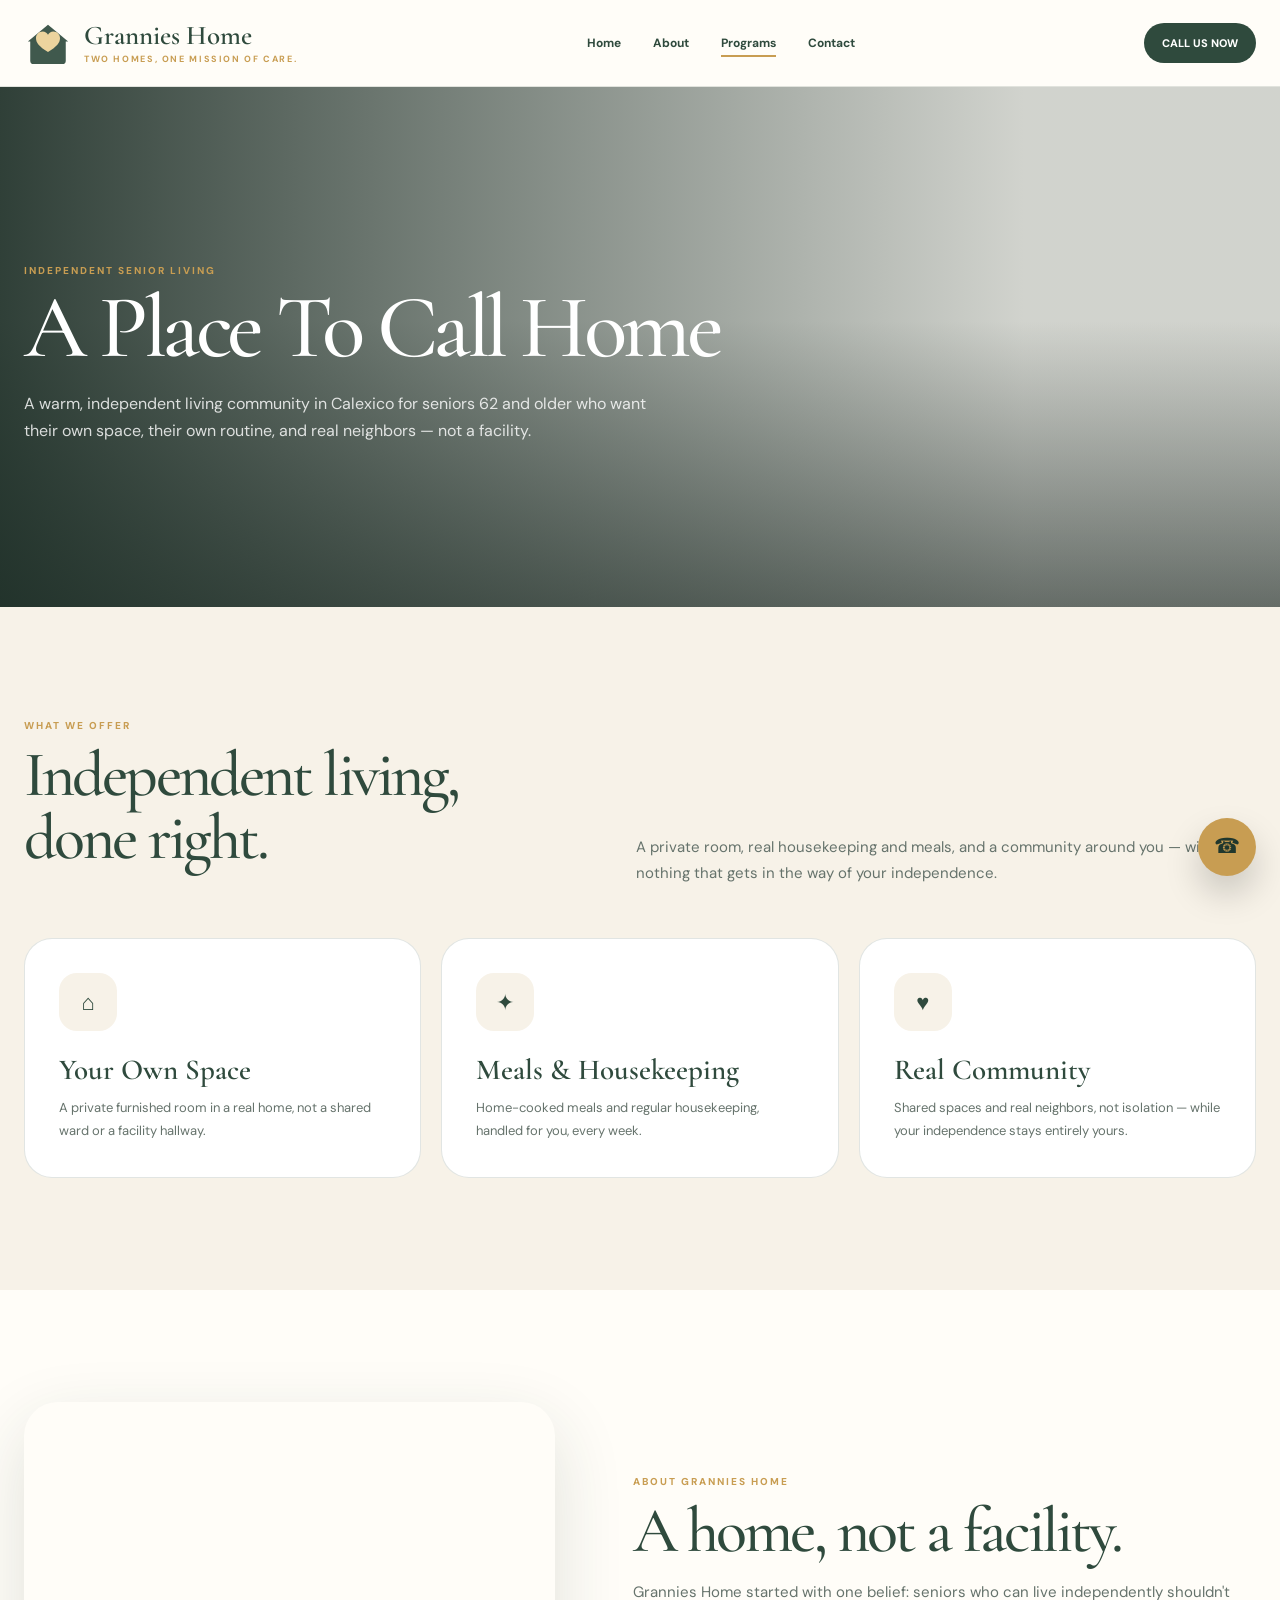
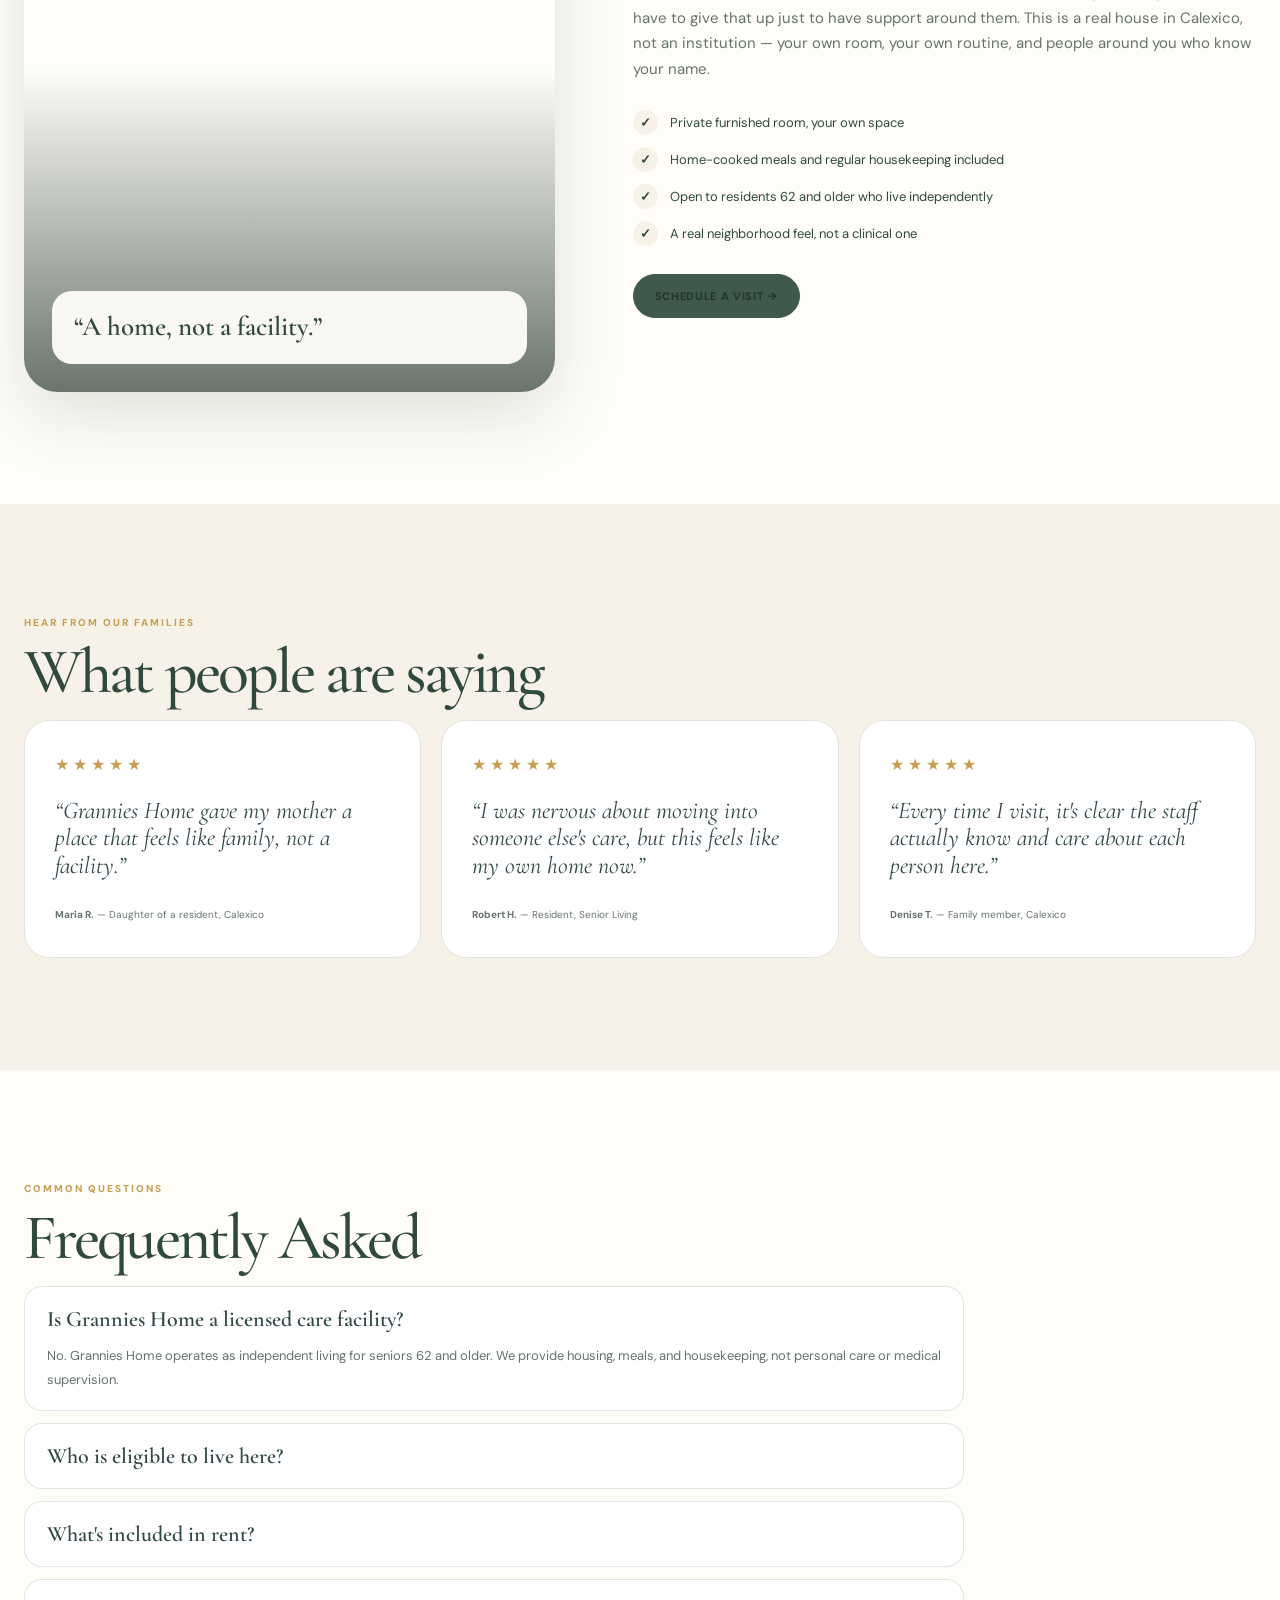
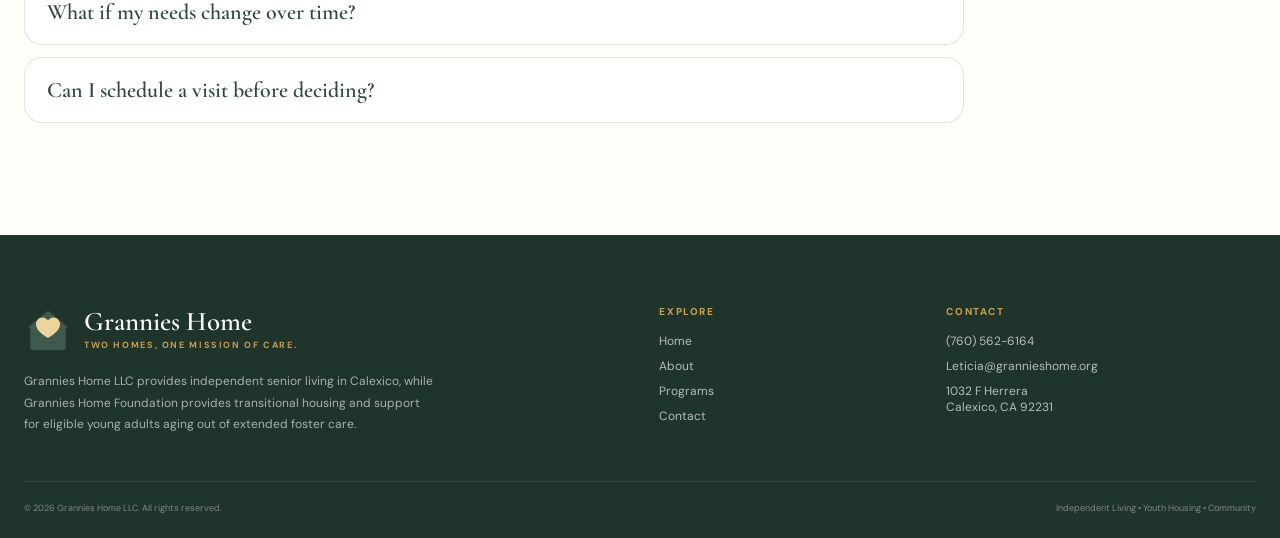
<file: seniors.html>
<!doctype html><html lang="en"><head><meta charset="utf-8"><meta name="viewport" content="width=device-width,initial-scale=1"><meta name="description" content="Grannies Home LLC — independent senior living and transitional youth housing in Calexico, California."><title>Senior Living | Grannies Home</title><link rel="stylesheet" href="style.css">    <link rel="icon" type="image/svg+xml" href="favicon.svg">
</head><body>
<header><div class="container nav"><a class="brand" href="index.html"><svg class="logo" viewBox="0 0 100 100" aria-hidden="true">
<path d="M13 45 50 14l37 31v42a7 7 0 0 1-7 7H20a7 7 0 0 1-7-7Z" fill="#40594d"/>
<path d="M8 47 50 12l42 35H8Z" fill="#40594d"/>
<path d="M50 69c-19-12-25-20-25-29 0-8 6-14 14-14 5 0 9 3 11 7 2-4 6-7 11-7 8 0 14 6 14 14 0 9-6 17-25 29Z" fill="#ecd49e"/>
</svg><div><strong>Grannies Home</strong><small>Two homes, one mission of care.</small></div></a><button class="menu" aria-label="Open menu">☰</button><nav class="navlinks"><a class="" href="index.html">Home</a><a class="" href="about.html">About</a><a class="active" href="programs.html">Programs</a><a class="" href="contact.html">Contact</a></nav><a class="call" href="tel:+17605626164">CALL US NOW</a></div></header>
<main>
<section class="banner" style="background-image:url('https://images.unsplash.com/photo-1559234938-b60fff04894d?auto=format&fit=crop&w=2000&q=85')"><div class="container"><div class="kicker">Independent Senior Living</div><h1>A Place To Call Home</h1><p>A warm, independent living community in Calexico for seniors 62 and older who want their own space, their own routine, and real neighbors — not a facility.</p></div></section>
<section class="section cream"><div class="container"><div class="sectionhead"><div><div class="kicker">What We Offer</div><h2 class="title">Independent living, done right.</h2></div><p class="intro">A private room, real housekeeping and meals, and a community around you — with nothing that gets in the way of your independence.</p></div><div class="cards"><div class="card reveal"><div class="icon">⌂</div><h3>Your Own Space</h3><p>A private furnished room in a real home, not a shared ward or a facility hallway.</p></div><div class="card reveal"><div class="icon">✦</div><h3>Meals & Housekeeping</h3><p>Home-cooked meals and regular housekeeping, handled for you, every week.</p></div><div class="card reveal"><div class="icon">♥</div><h3>Real Community</h3><p>Shared spaces and real neighbors, not isolation — while your independence stays entirely yours.</p></div></div></div></section>
<section class="section"><div class="container about-grid"><div class="image-card reveal"><div class="quote">“A home, not a facility.”</div></div><div class="reveal"><div class="kicker">About Grannies Home</div><h2 class="title">A home, not a facility.</h2><p class="intro">Grannies Home started with one belief: seniors who can live independently shouldn't have to give that up just to have support around them. This is a real house in Calexico, not an institution — your own room, your own routine, and people around you who know your name.</p><div class="checks"><div class="check"><i>✓</i>Private furnished room, your own space</div><div class="check"><i>✓</i>Home-cooked meals and regular housekeeping included</div><div class="check"><i>✓</i>Open to residents 62 and older who live independently</div><div class="check"><i>✓</i>A real neighborhood feel, not a clinical one</div></div><a class="btn" style="background:#40594d;border-color:#40594d" href="contact.html">Schedule a Visit →</a></div></div></section>
<section class="section cream"><div class="container"><div class="kicker">Hear From Our Families</div><h2 class="title">What people are saying</h2><div class="testimonials"><div class="testimonial reveal"><div class="stars">★★★★★</div><p>“Grannies Home gave my mother a place that feels like family, not a facility.”</p><small><b>Maria R.</b> — Daughter of a resident, Calexico</small></div><div class="testimonial reveal"><div class="stars">★★★★★</div><p>“I was nervous about moving into someone else's care, but this feels like my own home now.”</p><small><b>Robert H.</b> — Resident, Senior Living</small></div><div class="testimonial reveal"><div class="stars">★★★★★</div><p>“Every time I visit, it's clear the staff actually know and care about each person here.”</p><small><b>Denise T.</b> — Family member, Calexico</small></div></div></div></section>
<section class="section"><div class="container"><div class="kicker">Common Questions</div><h2 class="title">Frequently Asked</h2><div class="faq"><details open><summary>Is Grannies Home a licensed care facility?</summary><p>No. Grannies Home operates as independent living for seniors 62 and older. We provide housing, meals, and housekeeping, not personal care or medical supervision.</p></details><details><summary>Who is eligible to live here?</summary><p>Residents must be 62 or older and able to live independently, including bathing, dressing, mobility, and managing their own medications.</p></details><details><summary>What's included in rent?</summary><p>A private furnished room, home-cooked meals, regular housekeeping, and basic utilities. Personal care services are not included, since we operate as independent living only.</p></details><details><summary>What if my needs change over time?</summary><p>We stay in touch with residents and families. If needs change, we help identify next steps, whether that's outside home care or a licensed care setting.</p></details><details><summary>Can I schedule a visit before deciding?</summary><p>Yes, we encourage it. Reach out using the form below or call us directly to set up a time to see the home in person.</p></details></div></div></section>
</main><footer><div class="container"><div class="footgrid"><div><a class="brand" href="index.html"><svg class="logo" viewBox="0 0 100 100" aria-hidden="true">
<path d="M13 45 50 14l37 31v42a7 7 0 0 1-7 7H20a7 7 0 0 1-7-7Z" fill="#40594d"/>
<path d="M8 47 50 12l42 35H8Z" fill="#40594d"/>
<path d="M50 69c-19-12-25-20-25-29 0-8 6-14 14-14 5 0 9 3 11 7 2-4 6-7 11-7 8 0 14 6 14 14 0 9-6 17-25 29Z" fill="#ecd49e"/>
</svg><div><strong style="color:white">Grannies Home</strong><small>Two homes, one mission of care.</small></div></a><p class="footcopy">Grannies Home LLC provides independent senior living in Calexico, while Grannies Home Foundation provides transitional housing and support for eligible young adults aging out of extended foster care.</p></div><div class="footcol"><h4>Explore</h4><a href="index.html">Home</a><a href="about.html">About</a><a href="programs.html">Programs</a><a href="contact.html">Contact</a></div><div class="footcol"><h4>Contact</h4><a href="tel:+17605626164">(760) 562-6164</a><a href="mailto:Leticia@grannieshome.org">Leticia@grannieshome.org</a><p>1032 F Herrera<br>Calexico, CA 92231</p></div></div><div class="copyright"><span>© 2026 Grannies Home LLC. All rights reserved.</span><span>Independent Living • Youth Housing • Community</span></div></div></footer>
<a class="float pulse" href="tel:+17605626164" aria-label="Call Grannies Home">☎<span>Call (760) 562-6164</span></a><script src="script.js"></script></body></html>
</file>
<file: style.css>
@import url('https://fonts.googleapis.com/css2?family=DM+Sans:wght@400;500;600;700;800&family=Cormorant+Garamond:wght@400;500;600;700&family=Allura&display=swap');
:root{--green:#2f4a3d;--dark:#20372d;--cream:#f7f2e8;--ivory:#fffdf8;--gold:#c89d52;--ink:#24332c;--muted:#66736c;--line:rgba(47,74,61,.14);--shadow:0 24px 70px rgba(32,55,45,.14);--max:1240px}
*{box-sizing:border-box;margin:0;padding:0}html{scroll-behavior:smooth}body{font-family:'DM Sans',Arial,sans-serif;color:var(--ink);background:var(--ivory);line-height:1.7;overflow-x:hidden}a{text-decoration:none;color:inherit}.container{width:min(var(--max),calc(100% - 48px));margin:auto}
header{position:sticky;top:0;z-index:1000;background:rgba(255,253,248,.92);backdrop-filter:blur(18px);border-bottom:1px solid var(--line)}.nav{min-height:86px;display:flex;align-items:center;justify-content:space-between;gap:25px}.brand{display:flex;align-items:center;gap:12px}.logo{width:48px;height:48px}.brand strong{display:block;font-family:'Cormorant Garamond',Georgia,serif;font-size:27px;line-height:1;color:var(--green);font-weight:600}.brand small{display:block;color:var(--gold);font:700 9px 'DM Sans',Arial;letter-spacing:.18em;text-transform:uppercase;margin-top:4px}.navlinks{display:flex;gap:32px;align-items:center;font:700 12px 'DM Sans',Arial;color:var(--green)}.navlinks a{position:relative;padding:10px 0}.navlinks a:after{content:'';position:absolute;left:0;bottom:4px;width:0;height:2px;background:var(--gold);transition:.3s}.navlinks a:hover:after,.navlinks a.active:after{width:100%}.call{font:800 11px 'DM Sans',Arial;background:var(--green);color:#fff;padding:13px 18px;border-radius:99px;transition:.25s}.call:hover{background:var(--dark);transform:translateY(-2px)}.menu{display:none;border:0;background:none;font-size:29px;color:var(--green);cursor:pointer}
.hero-split{min-height:calc(100vh - 86px);display:grid;grid-template-columns:1fr 1fr;background:#222;position:relative}.hero-panel{min-height:720px;position:relative;overflow:hidden;background-size:cover;background-position:center;display:flex;align-items:flex-end}.hero-panel:before{content:'';position:absolute;inset:0;background:linear-gradient(180deg,rgba(10,20,16,.12),rgba(10,20,16,.84));transition:.45s}.hero-panel:hover:before{background:linear-gradient(180deg,rgba(10,20,16,.2),rgba(10,20,16,.9))}.hero-panel.senior{background-image:url('https://images.unsplash.com/photo-1559234938-b60fff04894d?auto=format&fit=crop&w=2000&q=88')}.hero-panel.youth{background-image:url('https://images.unsplash.com/photo-1529156069898-49953e39b3ac?auto=format&fit=crop&w=2000&q=88')}.hero-content{position:relative;z-index:2;color:#fff;padding:70px clamp(28px,6vw,88px);width:100%}.eyebrow,.kicker{font:800 10px 'DM Sans',Arial;letter-spacing:.2em;text-transform:uppercase;color:var(--gold);margin-bottom:12px}.hero-content h1{font:500 clamp(60px,6.5vw,96px)/.88 'Cormorant Garamond',Georgia,serif;letter-spacing:-.05em;margin-bottom:22px}.hero-content p{max-width:510px;color:rgba(255,255,255,.82);font-size:15px;line-height:1.8;margin-bottom:28px}.btn{display:inline-flex;align-items:center;justify-content:center;gap:9px;border:1px solid transparent;border-radius:999px;padding:14px 21px;background:var(--gold);color:var(--dark);font:800 11px 'DM Sans',Arial;letter-spacing:.06em;text-transform:uppercase;transition:.25s;cursor:pointer}.btn:hover{transform:translateY(-3px);box-shadow:0 15px 30px rgba(0,0,0,.18)}.center-or{position:absolute;z-index:5;left:50%;top:50%;transform:translate(-50%,-50%);width:82px;height:82px;background:var(--ivory);border-radius:50%;display:grid;place-items:center;color:var(--green);font:900 11px 'DM Sans',Arial;letter-spacing:.12em;box-shadow:0 20px 45px rgba(0,0,0,.2)}
.ticker{background:var(--green);color:#fff;overflow:hidden;padding:15px 0;font:800 10px 'DM Sans',Arial;letter-spacing:.12em;text-transform:uppercase}.ticker-track{display:flex;width:max-content;animation:scroll 30s linear infinite}.ticker-item{padding:0 38px;white-space:nowrap}.ticker b{color:var(--gold)}@keyframes scroll{to{transform:translateX(-50%)}}
.section{padding:112px 0}.cream{background:var(--cream)}.green{background:var(--green);color:#fff}.sectionhead{display:flex;justify-content:space-between;align-items:end;gap:55px;margin-bottom:52px}.kicker{color:var(--gold2,#c89d52)}.title{font:500 clamp(48px,5vw,70px)/.98 'Cormorant Garamond',Georgia,serif;letter-spacing:-.045em;color:var(--green);margin-bottom:17px}.green .title{color:#fff}.intro{max-width:620px;color:var(--muted);font-size:15px}.green .intro{color:rgba(255,255,255,.72)}.cards{display:grid;grid-template-columns:repeat(3,1fr);gap:20px}.card{background:#fff;border:1px solid var(--line);border-radius:28px;padding:34px;transition:.35s;position:relative;overflow:hidden}.card:before{content:'';position:absolute;left:0;top:0;width:0;height:4px;background:var(--gold);transition:.35s}.card:hover{transform:translateY(-9px);box-shadow:var(--shadow)}.card:hover:before{width:100%}.icon{width:58px;height:58px;background:var(--cream);border-radius:18px;display:grid;place-items:center;font-size:22px;margin-bottom:24px;color:var(--green)}.card h3{font:600 29px/1.05 'Cormorant Garamond',Georgia,serif;color:var(--green);margin-bottom:10px}.card p{font:13px/1.8 'DM Sans',Arial;color:var(--muted)}
.banner{min-height:520px;background-size:cover;background-position:center;position:relative;display:flex;align-items:flex-end}.banner:before{content:'';position:absolute;inset:0;background:linear-gradient(90deg,rgba(25,43,35,.9),rgba(25,43,35,.2) 80%),linear-gradient(0deg,rgba(10,20,16,.55),transparent 55%)}.banner .container{position:relative;z-index:2;color:#fff;padding:90px 0 76px}.banner h1{font:500 clamp(60px,7vw,100px)/.88 'Cormorant Garamond',Georgia,serif;letter-spacing:-.05em;max-width:900px}.banner p{max-width:650px;color:rgba(255,255,255,.82);margin-top:22px;font-size:16px}
.about-grid{display:grid;grid-template-columns:.92fr 1.08fr;gap:78px;align-items:center}.image-card{min-height:590px;border-radius:34px;background-position:center;background-size:cover;box-shadow:var(--shadow);position:relative;overflow:hidden}.image-card:after{content:'';position:absolute;inset:0;background:linear-gradient(0deg,rgba(24,44,35,.65),transparent 55%)}.quote{position:absolute;z-index:2;left:28px;right:28px;bottom:28px;background:rgba(255,253,248,.95);padding:22px;border-radius:20px;color:var(--green);font:600 27px/1.05 'Cormorant Garamond',Georgia,serif}.checks{display:grid;gap:12px;margin:28px 0}.check{display:flex;gap:12px;align-items:center;font:13px 'DM Sans',Arial;color:var(--green)}.check i{width:25px;height:25px;border-radius:50%;background:var(--cream);display:grid;place-items:center;font-style:normal;font-weight:900;flex:none}
.stats{display:grid;grid-template-columns:repeat(4,1fr);gap:14px;margin-top:45px}.stat{padding:27px;border:1px solid rgba(255,255,255,.14);border-radius:20px;background:rgba(255,255,255,.04)}.stat strong{font:38px/1 'Cormorant Garamond',Georgia,serif;color:var(--gold);display:block}.stat span{font:10px 'DM Sans',Arial;color:rgba(255,255,255,.7)}.testimonials{display:grid;grid-template-columns:repeat(3,1fr);gap:20px}.testimonial{padding:30px;border:1px solid var(--line);border-radius:25px;background:#fff}.stars{color:var(--gold);letter-spacing:4px;margin-bottom:18px}.testimonial p{font:24px/1.15 'Cormorant Garamond',Georgia,serif;font-style:italic;color:var(--green);margin-bottom:20px}.testimonial small{font:10px 'DM Sans',Arial;color:var(--muted)}.faq{display:grid;gap:12px;max-width:940px}.faq details{border:1px solid var(--line);border-radius:18px;background:#fff;padding:19px 22px}.faq summary{cursor:pointer;font:600 22px 'Cormorant Garamond',Georgia,serif;color:var(--green);list-style:none}.faq summary::-webkit-details-marker{display:none}.faq p{font:13px/1.8 'DM Sans',Arial;color:var(--muted);padding-top:12px}
.contact-grid{display:grid;grid-template-columns:.8fr 1.2fr;gap:70px;align-items:start}.contact-info{display:grid;gap:16px;margin-top:30px}.contact-info>div{display:flex;gap:14px;align-items:flex-start;font:13px 'DM Sans',Arial}.contact-info>div:before{width:46px;height:46px;border-radius:14px;background:var(--cream);display:grid;place-items:center;color:var(--green);flex:none}.contact-info>div:nth-child(1):before{content:'☎'}.contact-info>div:nth-child(2):before{content:'✉'}.contact-info>div:nth-child(3):before{content:'⌖'}.contact-info b{display:block;color:var(--green);font-size:10px;letter-spacing:.1em;text-transform:uppercase}.contact-info a,.contact-info span{color:var(--muted)}.form{background:var(--green);border-radius:32px;padding:38px;border:1px solid rgba(255,255,255,.08);box-shadow:var(--shadow)}.form:before{content:'Send us a message';display:block;font:500 38px/1 'Cormorant Garamond',Georgia,serif;color:#fff;margin-bottom:8px}.formgrid{display:grid;grid-template-columns:1fr 1fr;gap:15px}.field{display:grid;gap:7px;margin-bottom:0}.field.full{grid-column:1/-1}.field label{font:800 9px 'DM Sans',Arial;letter-spacing:.14em;text-transform:uppercase;color:var(--gold)}input,textarea,select{width:100%;border:1px solid rgba(255,255,255,.16);background:rgba(255,255,255,.08);color:#fff;border-radius:12px;padding:13px 14px;font:13px 'DM Sans',Arial;outline:0}input::placeholder,textarea::placeholder{color:rgba(255,255,255,.45)}select option{color:var(--ink)}textarea{min-height:150px;resize:vertical}input:focus,textarea:focus,select:focus{border-color:var(--gold);box-shadow:0 0 0 3px rgba(200,157,82,.12)}.submit{width:100%;margin-top:4px}.form .btn{margin-top:20px}
footer{background:#1f342a;color:#fff;padding:70px 0 24px}.footgrid{display:grid;grid-template-columns:1.5fr .6fr .8fr;gap:55px}.footcopy{font:12px/1.8 'DM Sans',Arial;color:rgba(255,255,255,.62);max-width:410px;margin-top:18px}.footcol h4{font:800 10px 'DM Sans',Arial;color:var(--gold);letter-spacing:.16em;text-transform:uppercase;margin-bottom:15px}.footcol a,.footcol p{font:12px 'DM Sans',Arial;color:rgba(255,255,255,.68);display:block;margin-bottom:9px}.copyright{border-top:1px solid rgba(255,255,255,.1);margin-top:45px;padding-top:20px;font:9px 'DM Sans',Arial;color:rgba(255,255,255,.42);display:flex;justify-content:space-between;gap:20px}.float{position:fixed;z-index:950;right:24px;bottom:24px;width:58px;height:58px;border-radius:50%;display:grid;place-items:center;background:var(--gold);color:var(--dark);font-size:21px;box-shadow:0 18px 35px rgba(0,0,0,.18);animation:pulse 2.4s infinite}.float span{position:absolute;right:68px;white-space:nowrap;background:var(--green);color:#fff;border-radius:99px;padding:9px 13px;font:800 10px 'DM Sans',Arial;opacity:0;transform:translateX(8px);transition:.2s;pointer-events:none}.float:hover span{opacity:1;transform:none}@keyframes pulse{0%,100%{box-shadow:0 18px 35px rgba(0,0,0,.18),0 0 0 0 rgba(200,157,82,.35)}50%{box-shadow:0 18px 35px rgba(0,0,0,.18),0 0 0 14px rgba(200,157,82,0)}}.reveal{opacity:0;transform:translateY(28px);transition:opacity .75s ease,transform .75s ease}.reveal.visible{opacity:1;transform:none}
@media(max-width:980px){.navlinks,.call{display:none}.menu{display:block}.navlinks.open{display:flex;position:absolute;top:86px;left:0;right:0;background:var(--ivory);padding:22px 24px;flex-direction:column;align-items:flex-start;gap:16px;border-bottom:1px solid var(--line);box-shadow:0 15px 30px rgba(0,0,0,.06)}.hero-split{grid-template-columns:1fr}.hero-panel{min-height:650px}.cards,.testimonials{grid-template-columns:1fr 1fr}.about-grid,.contact-grid{grid-template-columns:1fr}.stats{grid-template-columns:1fr 1fr}.footgrid{grid-template-columns:1fr 1fr}.sectionhead{display:block}.sectionhead .intro{margin-top:18px}}
@media(max-width:600px){.container{width:calc(100% - 30px)}.nav{min-height:76px}.brand strong{font-size:24px}.logo{width:43px;height:43px}.hero-panel{min-height:600px}.hero-content{padding:50px 24px}.hero-content h1{font-size:64px}.center-or{width:64px;height:64px;font-size:9px}.section{padding:78px 0}.title{font-size:52px}.cards,.testimonials,.stats,.formgrid,.footgrid{grid-template-columns:1fr}.banner{min-height:500px}.banner .container{padding:70px 0}.banner h1{font-size:64px}.image-card{min-height:410px}.form{padding:25px;border-radius:24px}.field.full{grid-column:auto}.copyright{display:block}.copyright span{display:block;margin-top:8px}.float{right:16px;bottom:16px}.float span{display:none}}
@media(prefers-reduced-motion:reduce){html{scroll-behavior:auto}.reveal{opacity:1;transform:none;transition:none}.ticker-track,.float{animation:none}}
[data-form-status].show{display:block!important;color:#e7d4ae;font:12px 'DM Sans',Arial;margin-top:12px}
</file>
